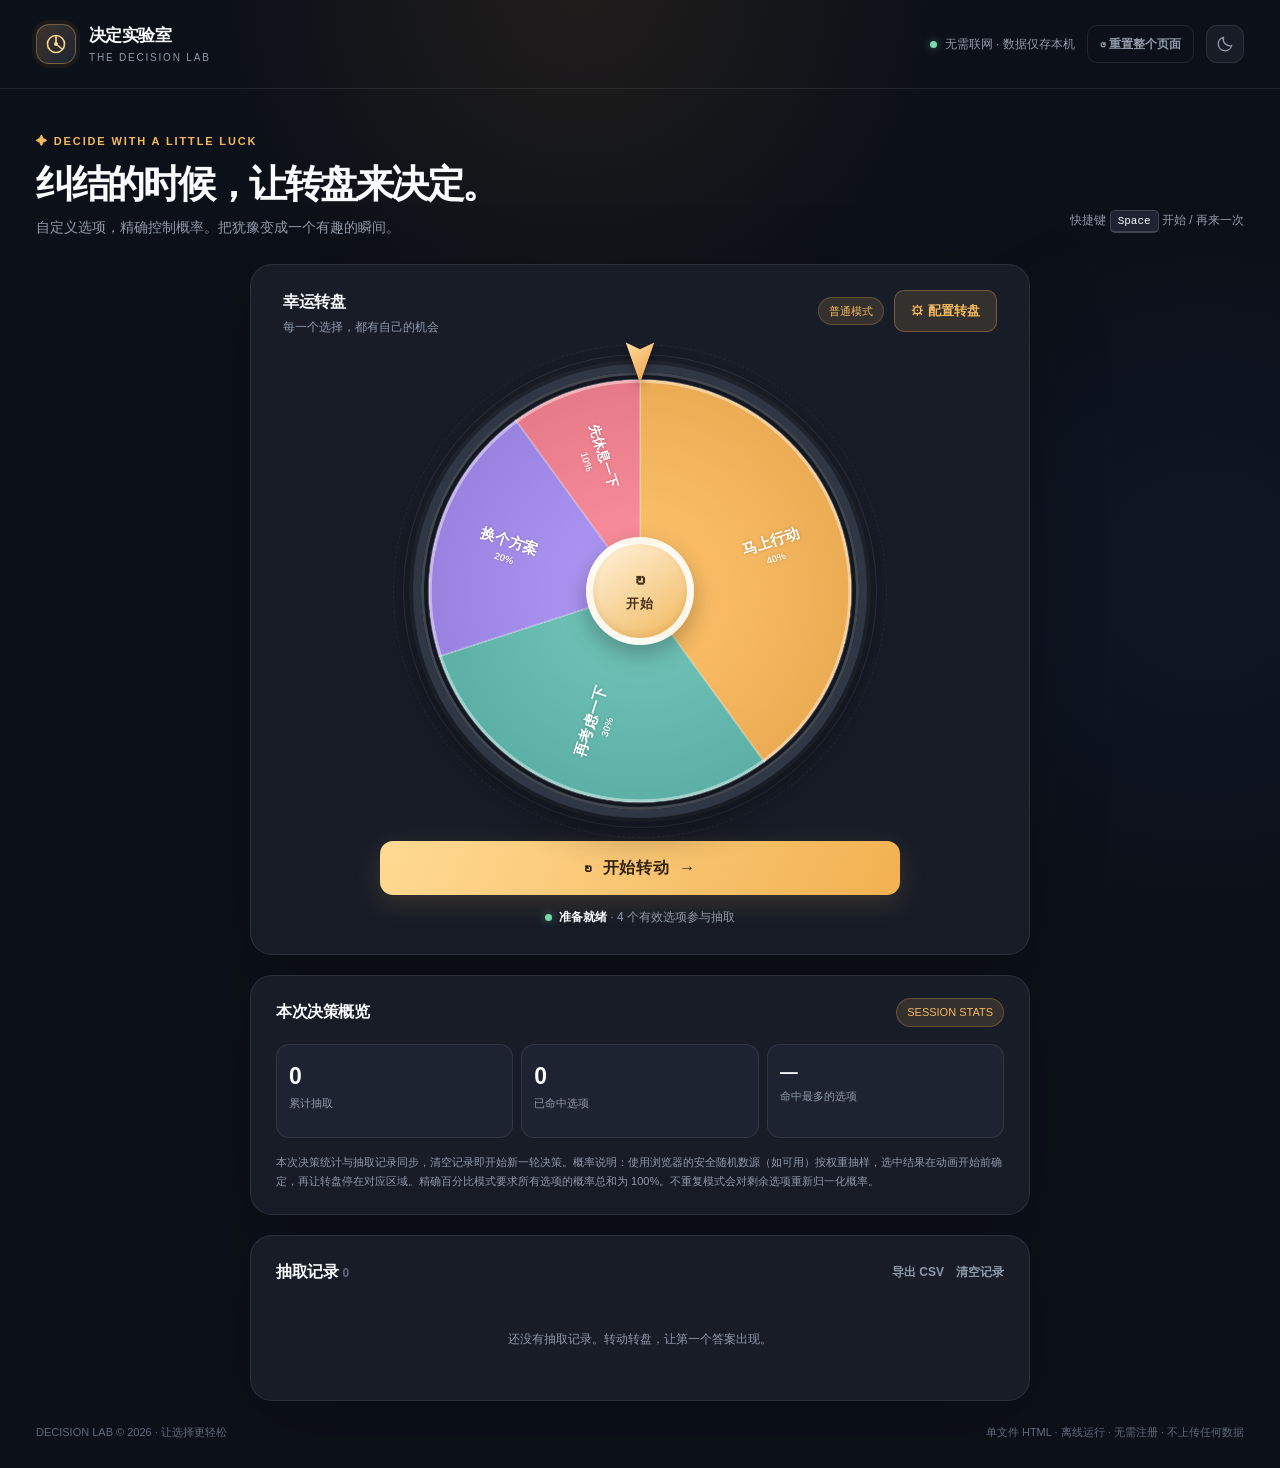
<file: index.html>
<!doctype html>
<html lang="zh-CN">
<head>
  <meta charset="UTF-8" />
  <meta name="viewport" content="width=device-width, initial-scale=1.0" />
  <meta name="theme-color" content="#10131c" />
  <meta name="description" content="一个无需安装、离线可用的随机决策转盘。支持自定义选项、精确概率、不重复抽取、历史记录和配置导入导出。" />
  <title>决定实验室 · Random Decision Wheel</title>
  <style>
    :root {
      color-scheme: dark;
      --bg: #0c1018;
      --panel: #171c27;
      --panel-2: #1d2330;
      --border: rgba(255,255,255,.09);
      --border-strong: rgba(255,255,255,.15);
      --ink: #f8fafc;
      --muted: #8f9aaa;
      --subtle: #5e6a7c;
      --accent: #f4b95e;
      --accent-ink: #23180a;
      --accent-soft: rgba(244,185,94,.13);
      --field: #121722;
      --danger: #f38386;
      --success: #90dfb8;
      --shadow: 0 18px 80px rgba(0,0,0,.20);
    }
    body[data-theme="light"] {
      color-scheme: light;
      --bg: #f4f5f7;
      --panel: #ffffff;
      --panel-2: #f7f8fb;
      --border: rgba(22,32,48,.10);
      --border-strong: rgba(22,32,48,.20);
      --ink: #192331;
      --muted: #647184;
      --subtle: #919cab;
      --accent: #e6a140;
      --accent-ink: #241a0c;
      --accent-soft: rgba(224,152,49,.13);
      --field: #f2f4f7;
      --danger: #c5444e;
      --success: #23855d;
      --shadow: 0 22px 65px rgba(37,48,69,.07);
    }
    * { box-sizing: border-box; }
    html { scroll-behavior: smooth; }
    body { margin: 0; min-height: 100vh; font-family: Inter, -apple-system, BlinkMacSystemFont, "Segoe UI", "PingFang SC", "Microsoft YaHei", sans-serif; background: var(--bg); color: var(--ink); line-height: 1.5; transition: color .2s, background .2s; }
    button, input, select { font: inherit; }
    button { cursor: pointer; }
    button:disabled { cursor: not-allowed; opacity: .45; }
    button:focus-visible, input:focus-visible, select:focus-visible { outline: 2px solid var(--accent); outline-offset: 3px; }
    .backdrop { position: fixed; inset: 0; z-index: -1; pointer-events: none; overflow: hidden; }
    .backdrop:before { content: ""; position: absolute; top: -440px; left: 12%; width: 850px; height: 850px; border-radius: 50%; background: radial-gradient(circle, rgba(242,172,72,.085), transparent 65%); }
    .backdrop:after { content: ""; position: absolute; top: 150px; right: -350px; width: 850px; height: 850px; border-radius: 50%; background: radial-gradient(circle, rgba(64,125,212,.07), transparent 65%); }
    .container { width: min(1320px, calc(100% - 72px)); margin-inline: auto; }
    .header { border-bottom: 1px solid var(--border); }
    .header-content { min-height: 88px; display: flex; align-items: center; justify-content: space-between; gap: 18px; }
    .brand { display: flex; align-items: center; gap: 13px; }
    .brand-symbol { width: 40px; height: 40px; border: 1px solid rgba(244,185,94,.37); border-radius: 13px; background: linear-gradient(135deg, #3e342b, #1b2433); display: grid; place-items: center; color: #ffd58b; box-shadow: 0 0 0 4px rgba(244,185,94,.055); }
    .brand-name { font-size: 17px; font-weight: 800; letter-spacing: -.035em; }
    .brand-en { font-size: 10px; letter-spacing: .18em; color: var(--muted); margin-top: 2px; }
    .header-actions { display: flex; align-items: center; gap: 12px; }
    .offline-tag { display: inline-flex; align-items: center; gap: 8px; color: var(--muted); font-size: 12px; }
    .status-dot { width: 7px; height: 7px; border-radius: 50%; background: #7ad8ae; box-shadow: 0 0 9px rgba(122,216,174,.5); }
    .icon-btn { width: 38px; height: 38px; border-radius: 11px; background: var(--panel); color: var(--muted); border: 1px solid var(--border); display: grid; place-items: center; transition: .2s; }
    .icon-btn:hover { border-color: var(--border-strong); color: var(--ink); }
    .intro { display: flex; align-items: end; justify-content: space-between; gap: 26px; padding: 39px 0 26px; }
    .eyebrow { display: inline-flex; gap: 9px; align-items: center; font-weight: 800; font-size: 11px; letter-spacing: .17em; color: var(--accent); text-transform: uppercase; }
    h1, h2, p { margin: 0; }
    h1 { margin-top: 9px; font-size: clamp(27px, 3vw, 41px); letter-spacing: -.065em; font-weight: 850; line-height: 1.2; }
    .intro p { margin-top: 10px; color: var(--muted); font-size: 14px; }
    .shortcut { font-size: 12px; color: var(--muted); white-space: nowrap; margin-bottom: 5px; }
    kbd { display: inline-block; background: var(--panel-2); border: 1px solid var(--border-strong); border-bottom-width: 2px; border-radius: 5px; padding: 2px 7px; color: var(--ink); font-size: 11px; }
    .layout { display: flex; justify-content: center; align-items: stretch; }
    body.modal-open { overflow: hidden; }
    .wheel-quick-actions { display:flex; align-items:center; gap:10px; flex-wrap:wrap; justify-content:flex-end; }
    .config-trigger { padding:10px 16px; border-radius:10px; background:var(--accent-soft); color:var(--accent); border:1px solid rgba(244,185,94,.32); font-size:13px; font-weight:800; white-space:nowrap; transition:background .2s; }
    .config-trigger:hover:not(:disabled) { background:rgba(244,185,94,.23); }
    .reset-page-btn { background:transparent; color:var(--muted); border:1px solid var(--border); border-radius:10px; padding:9px 12px; font-size:12px; font-weight:700; white-space:nowrap; }
    .reset-page-btn:hover:not(:disabled) { color:var(--danger); border-color:var(--danger); }
    .settings-overlay { position:fixed; inset:0; z-index:105; display:none; align-items:center; justify-content:center; padding:24px; background:rgba(5,8,14,.77); backdrop-filter:blur(9px); }
    .settings-overlay.visible { display:flex; }
    .settings-panel { width:min(720px,100%); max-height:min(92dvh,940px); overflow-y:auto; overscroll-behavior:contain; padding:24px; display:flex; flex-direction:column; gap:20px; scrollbar-color:var(--border-strong) transparent; animation:pop .22s ease-out both; }
    .settings-header { position:sticky; top:-24px; z-index:5; background:var(--panel); margin:-24px -24px 0; padding:21px 24px 17px; border-bottom:1px solid var(--border); display:flex; align-items:center; justify-content:space-between; gap:14px; }
    .settings-footer { position:sticky; bottom:-24px; z-index:5; background:var(--panel); margin:0 -24px -24px; border-top:1px solid var(--border); padding:15px 24px 18px; display:flex; align-items:center; justify-content:space-between; gap:10px; }
    .footer-utility { display:flex; gap:8px; flex-wrap:wrap; }
    .danger-btn { background:transparent; color:var(--danger); border:1px solid rgba(243,131,134,.34); border-radius:10px; padding:10px 12px; font-size:12px; font-weight:750; }
    .danger-btn:hover:not(:disabled) { background:rgba(243,131,134,.1); }
    .settings-done { height:42px; padding:0 25px; font-size:13px; white-space:nowrap; }
    .settings-close { flex:0 0 auto; width:36px; height:36px; border:1px solid var(--border); color:var(--muted); background:var(--panel-2); border-radius:10px; font-size:23px; line-height:1; }
    .settings-close:hover { color:var(--ink); }
    .options-empty { padding:24px 16px; border:1px dashed var(--border-strong); border-radius:12px; text-align:center; color:var(--muted); font-size:12px; background:var(--panel-2); }
    .options-empty strong { color:var(--ink); display:block; font-size:14px; margin-bottom:5px; }
    .header-actions { flex-wrap:wrap; justify-content:flex-end; }
    .panel { background: var(--panel); border: 1px solid var(--border); border-radius: 22px; box-shadow: var(--shadow); min-width: 0; }
    .wheel-panel { width:min(780px,100%); padding:25px 32px 28px; display:flex; flex-direction:column; overflow:hidden; }
    .panel-heading { display: flex; align-items: start; justify-content: space-between; gap: 16px; }
    .section-title { font-size: 16px; font-weight: 800; letter-spacing: -.025em; }
    .section-subtitle { color: var(--muted); font-size: 12px; margin-top: 4px; }
    .tiny-tag { font-size: 11px; color: var(--accent); border: 1px solid rgba(244,185,94,.24); background: var(--accent-soft); padding: 5px 10px; border-radius: 999px; white-space: nowrap; }
    .wheel-stage { flex: 1; min-height: 490px; display: flex; align-items: center; justify-content: center; padding: 28px 0 15px; position: relative; }
    .wheel-stage::before { content:""; width: min(460px, 94%); aspect-ratio: 1; border-radius: 50%; position: absolute; background: radial-gradient(circle, rgba(244,185,94,.11), rgba(244,185,94,.025) 50%, transparent 73%); filter: blur(24px); }
    .wheel-frame { position: relative; width: min(454px, 95%); aspect-ratio: 1; flex: 0 0 auto; }
    .wheel-frame:before { content:""; position:absolute; inset:-10px; border-radius:50%; border:1px solid var(--border); pointer-events:none; }
    .wheel-frame:after { content:""; position:absolute; inset: -20px; border-radius:50%; border:1px dashed rgba(155,169,192,.095); pointer-events:none; }
    .wheel-rotor { width:100%; height:100%; border-radius:50%; overflow:hidden; transform:rotate(0deg); will-change: transform; border: 8px solid #303744; box-shadow: inset 0 0 0 3px rgba(255,255,255,.2), 0 18px 35px rgba(0,0,0,.29), 0 0 0 4px rgba(255,255,255,.045); background: var(--field); }
    body[data-theme="light"] .wheel-rotor { border-color: #dce0e6; }
    #wheelCanvas { display:block; width:100%; height:100%; }
    .pointer { position:absolute; top:-25px; left:50%; z-index:4; transform:translateX(-50%); width:38px; height:54px; display:flex; align-items:flex-start; justify-content:center; filter:drop-shadow(0 5px 5px rgba(0,0,0,.35)); pointer-events:none; }
    .pointer:before { content:""; width:31px; height:44px; background:linear-gradient(140deg, #ffe0a2, #ec9e43); clip-path:polygon(50% 100%, 4% 8%, 50% 23%, 96% 8%); }
    .wheel-center { position:absolute; z-index:3; top:50%; left:50%; transform:translate(-50%,-50%); width:108px; height:108px; border-radius:50%; border:7px solid rgba(255,255,255,.84); background:linear-gradient(145deg,#fff3dc,#f1b95f); box-shadow: 0 9px 25px rgba(0,0,0,.28), inset 0 -4px 7px rgba(171,98,24,.16); color:#46301b; display:flex; flex-direction:column; align-items:center; justify-content:center; transition:filter .2s, scale .2s; }
    .wheel-center:hover { filter: brightness(1.05); scale:1.025; }
    .wheel-center .center-arrow { font-size:21px; font-weight:800; line-height:1; }
    .wheel-center .center-caption { font-size:13px; font-weight:900; margin-top:5px; letter-spacing:.04em; }
    .wheel-center:disabled { opacity:1; filter:saturate(.5); }
    .wheel-footer { padding-top: 8px; width:min(520px,100%); align-self:center; }
    .primary-btn { border:0; border-radius:13px; height:54px; padding:0 22px; background:linear-gradient(115deg,#ffda93,#f2b151); color:#322214; font-weight:850; letter-spacing:.035em; box-shadow:0 8px 26px rgba(242,177,81,.17); transition: transform .15s, filter .15s; }
    .primary-btn:hover:not(:disabled) { filter:brightness(1.055); transform:translateY(-1px); }
    .primary-btn:active:not(:disabled) { transform:translateY(1px); }
    .spin-button { display:flex; gap:10px; width:100%; justify-content:center; align-items:center; font-size:16px; }
    .wheel-caption { display:flex; justify-content:center; gap:7px; align-items:center; margin-top:13px; color:var(--muted); font-size:12px; text-align:center; }
    .wheel-caption strong { color:var(--ink); font-weight:650; }
    body.is-spinning .reset-page-btn, body.is-spinning .config-trigger { opacity:.5; pointer-events:none; }
    .text-btn { border:0; color:var(--muted); background:transparent; font-size:12px; font-weight:600; padding:5px 0; }
    .text-btn:hover { color:var(--accent); }
    .divider { border:0; border-top:1px solid var(--border); margin:0; }
    .subsection-title { font-size:12px; font-weight:800; color:var(--muted); letter-spacing:.07em; display:flex; align-items:center; justify-content:space-between; }
    .segmented { display:grid; grid-template-columns:1fr 1fr; background:var(--field); border:1px solid var(--border); border-radius:11px; padding:4px; gap:4px; }
    .segmented button { font-size:12px; font-weight:700; border:0; border-radius:8px; padding:9px 7px; color:var(--muted); background:transparent; transition:.2s; }
    .segmented button.active { background:var(--panel-2); color:var(--ink); box-shadow:0 1px 6px rgba(0,0,0,.16); }
    body[data-theme="light"] .segmented button.active { background:#fff; }
    .help { color:var(--muted); font-size:11px; line-height:1.6; margin-top:8px; }
    .option-head { display:grid; grid-template-columns: minmax(0,1fr) 88px 66px; padding:0 13px 5px 34px; color:var(--subtle); font-size:10px; font-weight:800; letter-spacing:.055em; gap:7px; }
    .option-head > :nth-child(2), .option-head > :nth-child(3) { text-align:center; }
    .options-list { display:flex; flex-direction:column; gap:8px; max-height:362px; overflow-y:auto; padding: 1px 3px 1px 0; scrollbar-color:var(--border-strong) transparent; }
    .option-row { display:flex; flex-direction:column; gap:8px; padding: 9px 10px; background:var(--panel-2); border:1px solid var(--border); border-radius:12px; transition:opacity .15s; }
    .option-row.excluded { opacity:.56; }
    .option-main { display:grid; grid-template-columns: 17px minmax(0,1fr) 88px 66px; align-items:center; gap:7px; }
    .color-input { width:18px; height:26px; padding:0; background:transparent; border:0; cursor:pointer; }
    .color-input::-webkit-color-swatch-wrapper { padding:0; }
    .color-input::-webkit-color-swatch { border:2px solid rgba(255,255,255,.22); border-radius:6px; }
    .name-input, .weight-input { min-width:0; width:100%; border:1px solid transparent; color:var(--ink); outline:0; background:transparent; padding:6px 4px; border-radius:6px; font-size:12px; }
    .name-input:focus, .weight-input:focus { border-color:rgba(244,185,94,.55); background:var(--field); }
    .weight-input { text-align:center; background:var(--field); border-color:var(--border); font-variant-numeric:tabular-nums; }
    .probability { text-align:right; white-space:nowrap; font-size:11px; font-weight:800; font-variant-numeric:tabular-nums; }
    .option-bottom { display:flex; align-items:center; gap:9px; padding-left:24px; min-height:14px; }
    .prob-track { height:4px; border-radius:10px; background:var(--field); overflow:hidden; flex:1; }
    .prob-fill { display:block; height:100%; width:0; border-radius:10px; transition:width .18s; }
    .row-status { color:var(--muted); font-size:10px; white-space:nowrap; }
    .row-action { border:0; background:transparent; color:var(--muted); font-weight:800; font-size:13px; width:15px; height:17px; padding:0; line-height:1; }
    .row-action:hover:not(:disabled) { color:var(--ink); }
    .row-action.remove:hover { color:var(--danger); }
    .row-action:disabled { opacity:.3; }
    .option-action { display:flex; align-items:center; gap:4px; }
    .options-summary { display:flex; align-items:center; justify-content:space-between; gap:10px; font-size:11px; color:var(--muted); margin-top:10px; }
    .options-summary strong { color:var(--ink); }
    .invalid-note { color:var(--danger); font-size:11px; padding:8px 10px; background:rgba(243,131,134,.08); border:1px solid rgba(243,131,134,.22); border-radius:9px; margin-top:9px; display:none; }
    .invalid-note.show { display:block; }
    .small-actions { display:grid; grid-template-columns: 1.2fr 1fr 1fr; gap:7px; margin-top:12px; }
    .secondary-btn { display:inline-flex; gap:6px; justify-content:center; align-items:center; background:var(--panel-2); border:1px solid var(--border); border-radius:10px; color:var(--ink); padding:10px 9px; font-weight:700; font-size:11px; white-space:nowrap; }
    .secondary-btn:hover:not(:disabled) { border-color:var(--border-strong); background:var(--accent-soft); }
    .secondary-btn.highlight { border-color:rgba(244,185,94,.3); color:var(--accent); }
    .settings-grid { display:grid; grid-template-columns:1fr 1fr; gap:11px; }
    .setting-label { display:flex; gap:9px; align-items:center; cursor:pointer; color:var(--ink); font-size:12px; font-weight:650; }
    .setting-label input { appearance:none; width:31px; height:18px; border-radius:99px; background:#454e60; flex:0 0 auto; position:relative; cursor:pointer; transition:background .2s; }
    .setting-label input:before { content:""; position:absolute; width:12px; height:12px; border-radius:50%; top:3px; left:3px; background:#fff; transition:transform .2s; }
    .setting-label input:checked { background:var(--accent); }
    .setting-label input:checked:before { transform:translateX(13px); background:#342315; }
    .setting-label input:disabled { opacity:.4; }
    .speed-box { display:flex; align-items:center; justify-content:space-between; gap:12px; padding:11px 12px; background:var(--panel-2); border:1px solid var(--border); border-radius:12px; }
    .speed-box span { color:var(--muted); font-size:12px; font-weight:700; }
    .speed-box select { appearance:none; border:0; background:var(--field); border-radius:8px; padding:6px 20px 6px 10px; color:var(--ink); font-size:11px; font-weight:700; cursor:pointer; }
    .data-actions { display:grid; grid-template-columns: 1fr 1fr; gap:8px; }
    .bottom { display:grid; grid-template-columns:minmax(0,1fr); gap:20px; margin:20px auto 0; max-width:780px; }
    .history-panel, .info-panel { padding:22px 25px; }
    .history-header { display:flex; justify-content:space-between; gap:16px; align-items:center; }
    .history-actions { display:flex; gap:12px; }
    .history-list { display:flex; flex-direction:column; gap:1px; margin-top:14px; max-height:258px; overflow-y:auto; }
    .history-entry { display:grid; grid-template-columns: 14px minmax(0,1fr) auto auto; align-items:center; gap:11px; border-bottom:1px solid var(--border); padding:10px 0; font-size:12px; }
    .history-entry:last-child { border-bottom:0; }
    .history-dot { width:9px; height:9px; border-radius:50%; }
    .history-name { font-weight:750; overflow:hidden; text-overflow:ellipsis; white-space:nowrap; }
    .history-chance, .history-time { color:var(--muted); font-size:11px; font-variant-numeric:tabular-nums; }
    .empty-history { padding:30px 8px; text-align:center; color:var(--muted); font-size:12px; }
    .info-top { display:flex; align-items:center; justify-content:space-between; }
    .stats { display:grid; grid-template-columns: 1fr 1fr 1fr; gap:8px; margin-top:17px; }
    .stat { padding:14px 12px; background:var(--panel-2); border:1px solid var(--border); border-radius:13px; }
    .stat-value { font-size:23px; font-weight:850; letter-spacing:-.05em; font-variant-numeric:tabular-nums; }
    .stat-label { color:var(--muted); font-size:11px; margin-top:2px; }
    .stat { min-width:0; }
    .most-hit-value { font-size:18px; overflow:hidden; white-space:nowrap; text-overflow:ellipsis; }
    .stat-detail { color:var(--accent); font-size:11px; font-weight:700; margin-top:3px; min-height:16px; }
    .info-tip { font-size:11px; line-height:1.75; color:var(--muted); margin-top:15px; }
    footer { padding:23px 0 28px; color:var(--subtle); font-size:11px; display:flex; justify-content:space-between; gap:12px; }
    .result-overlay { display:none; position:fixed; inset:0; z-index:100; background:rgba(5,8,14,.76); backdrop-filter:blur(10px); align-items:center; justify-content:center; padding:22px; }
    .result-overlay.visible { display:flex; }
    .result-card { width:min(410px, 100%); padding:42px 32px 28px; background:var(--panel); border:1px solid var(--border-strong); border-radius:24px; box-shadow:0 35px 100px rgba(0,0,0,.4); text-align:center; position:relative; animation:pop .35s cubic-bezier(.2,.8,.2,1) both; }
    @keyframes pop { from { opacity:0; transform:translateY(20px) scale(.96); } to { opacity:1; transform:translateY(0) scale(1); } }
    .result-emblem { width:68px; height:68px; display:grid; place-items:center; border-radius:20px; margin:0 auto 23px; color:#241a0c; background:linear-gradient(135deg,#ffdf9d,#efaa46); box-shadow:0 10px 28px rgba(239,170,70,.24); font-size:32px; }
    .result-eyebrow { font-size:11px; font-weight:850; letter-spacing:.16em; color:var(--accent); }
    .result-name { font-size:clamp(23px,5vw,31px); font-weight:850; margin:10px 0; letter-spacing:-.04em; overflow-wrap:anywhere; }
    .result-note { color:var(--muted); font-size:12px; margin-bottom:24px; }
    .result-actions { display:grid; grid-template-columns: 1fr 1fr; gap:9px; }
    .result-actions .primary-btn { height:45px; font-size:13px; }
    .result-actions .secondary-btn { font-size:13px; }
    .toast { position:fixed; left:50%; bottom:28px; z-index:120; transform:translate(-50%,15px); background:#303b4b; color:#fff; border:1px solid rgba(255,255,255,.17); padding:10px 18px; font-size:12px; font-weight:700; border-radius:11px; opacity:0; pointer-events:none; transition:.22s; max-width:calc(100% - 30px); text-align:center; box-shadow:0 12px 35px rgba(0,0,0,.25); }
    .toast.show { opacity:1; transform:translate(-50%,0); }
    #confetti { position:fixed; inset:0; width:100vw; height:100vh; z-index:110; pointer-events:none; }
    @media (max-width:1000px) { .bottom { grid-template-columns:1fr; } .wheel-stage { min-height:475px; } .bottom { margin-top:16px; } .option-row { padding:10px 12px; } .options-list { max-height:480px; } }
    @media (max-width:600px) { .settings-overlay { padding:0; align-items:flex-end; } .settings-panel { width:100%; max-height:94dvh; padding:20px 16px; border-radius:20px 20px 0 0!important; } .settings-header { top:-20px; margin:-20px -16px 0; padding:17px 17px 14px; } .settings-footer { bottom:-20px; margin:0 -16px -20px; padding:12px 16px max(16px,env(safe-area-inset-bottom)); } .settings-footer .secondary-btn, .danger-btn { font-size:11px; } .settings-done { padding:0 18px; } .wheel-quick-actions { gap:6px; } .config-trigger { font-size:12px; padding:8px 10px; } .reset-page-btn { font-size:11px; padding:8px; } .panel-heading { align-items:center; } .header-actions { gap:6px; } .container { width:calc(100% - 26px); } .header-content { min-height:68px; } .brand-symbol { width:36px; height:36px; } .brand-name { font-size:15px; } .brand-en { font-size:9px; } .offline-tag { display:none; } .intro { padding:28px 2px 21px; } .intro h1 { font-size:29px; } .intro p { font-size:12px; } .shortcut { display:none; } .wheel-panel, .settings-panel { padding:19px 15px; border-radius:18px; } .layout, .bottom { gap:13px; } .wheel-stage { min-height:unset; padding:55px 0 40px; } .wheel-frame { width:min(82vw,390px); } .wheel-center { width:87px; height:87px; border-width:5px; } .wheel-center .center-caption { font-size:12px; } .wheel-center .center-arrow { font-size:18px; } .pointer { top:-23px; } .settings-grid { gap:11px 4px; } .option-head { grid-template-columns:minmax(0,1fr) 78px 58px; } .option-main { grid-template-columns:15px minmax(0,1fr) 78px 58px; gap:5px; } .probability { font-size:10px; } .option-row { padding:9px 8px; } .name-input,.weight-input { font-size:12px; } .small-actions { gap:5px; } .secondary-btn { padding:10px 7px; font-size:10px; } .history-panel,.info-panel { padding:20px 17px; } footer { flex-direction:column; text-align:center; gap:3px; } }
    @media (prefers-reduced-motion:reduce) { *,*:before,*:after { scroll-behavior:auto!important; animation-duration:.01ms!important; animation-iteration-count:1!important; } }
  </style>
</head>
<body data-theme="dark">
  <div class="backdrop" aria-hidden="true"></div>
  <header class="header">
    <div class="container header-content">
      <div class="brand">
        <div class="brand-symbol" aria-hidden="true"><svg width="24" height="24" viewBox="0 0 24 24" fill="none" stroke="currentColor" stroke-width="1.6"><circle cx="12" cy="12" r="8.5"/><path d="M12 3.5V12L18 17"/><circle cx="12" cy="12" r="2" fill="currentColor" stroke="none"/></svg></div>
        <div><div class="brand-name">决定实验室</div><div class="brand-en">THE DECISION LAB</div></div>
      </div>
      <div class="header-actions">
        <div class="offline-tag"><span class="status-dot"></span> 无需联网 · 数据仅存本机</div>
        <button class="reset-page-btn" id="resetAllBtn" type="button" title="清除所有选项、规则、记录及设置，恢复到初始状态">↺ 重置整个页面</button>
        <button class="icon-btn" id="themeBtn" aria-label="切换深色/浅色主题" title="切换主题"><svg width="18" height="18" viewBox="0 0 24 24" fill="none" stroke="currentColor" stroke-width="1.8" stroke-linecap="round"><path d="M20.8 14.1A9 9 0 0 1 9.9 3.2 9 9 0 1 0 20.8 14.1Z"/></svg></button>
      </div>
    </div>
  </header>
  <main class="container">
    <section class="intro">
      <div><div class="eyebrow">✦ DECIDE WITH A LITTLE LUCK</div><h1>纠结的时候，让转盘来决定。</h1><p>自定义选项，精确控制概率。把犹豫变成一个有趣的瞬间。</p></div>
      <div class="shortcut">快捷键 <kbd>Space</kbd> 开始 / 再来一次</div>
    </section>
    <div class="layout">
      <section class="panel wheel-panel" aria-label="随机转盘">
        <div class="panel-heading"><div><h2 class="section-title">幸运转盘</h2><p class="section-subtitle" id="wheelModeLabel">每一个选择，都有自己的机会</p></div><div class="wheel-quick-actions"><span class="tiny-tag" id="poolTag">普通模式</span><button class="config-trigger" id="openSettingsBtn" type="button" aria-haspopup="dialog" aria-controls="settingsPanel">⚙ 配置转盘</button></div></div>
        <div class="wheel-stage">
          <div class="wheel-frame">
            <div class="pointer" aria-hidden="true"></div>
            <div class="wheel-rotor" id="wheelRotor"><canvas id="wheelCanvas" width="800" height="800" role="img" aria-label="按当前配置绘制的概率转盘">当前浏览器不支持 Canvas。</canvas></div>
            <button class="wheel-center" id="centerSpin" aria-label="开始随机抽取"><span class="center-arrow">↻</span><span class="center-caption">开始</span></button>
          </div>
        </div>
        <div class="wheel-footer">
          <button class="primary-btn spin-button" id="spinBtn"><span aria-hidden="true">↻</span><span id="spinBtnLabel">开始转动</span><span aria-hidden="true">→</span></button>
          <div class="wheel-caption"><span id="readyDot" class="status-dot"></span><span id="wheelHint"><strong>准备就绪</strong> · 点击开始，随机决定</span></div>
        </div>
      </section>
    </div>
    <div class="settings-overlay" id="settingsOverlay" aria-hidden="true">
      <section class="panel settings-panel" id="settingsPanel" role="dialog" aria-modal="true" aria-labelledby="settingsTitle" tabindex="-1">
        <div class="settings-header"><div><h2 class="section-title" id="settingsTitle">转盘配置</h2><p class="section-subtitle">修改实时保存，关闭后回到转盘</p></div><button class="settings-close" id="closeSettingsBtn" type="button" aria-label="关闭配置弹窗">×</button></div>
        <div>
          <div class="subsection-title" style="margin-bottom:10px">概率设置方式</div>
          <div class="segmented" id="probModeControl"><button data-prob-mode="weight" class="active" type="button">权重自动换算</button><button data-prob-mode="exact" type="button">精确百分比</button></div>
          <p class="help" id="probModeHelp">输入相对权重，自动换算真实中奖概率。例如 3 / 2 / 1 对应 50% / 33.33% / 16.67%。</p>
        </div>
        <div>
          <div class="subsection-title" style="margin-bottom:10px"><span>选项列表 <span id="optionCounter" style="color:var(--subtle)">4 / 18</span></span><span id="modeIndicator">动态命中率</span></div>
          <div class="option-head"><span>选项名称</span><span id="weightHead">权重</span><span>当前概率</span></div>
          <div class="options-list" id="optionsList"></div>
          <div class="options-summary"><span id="sumDisplay">权重合计 <strong>100</strong></span><span id="activeDisplay">当前可选 <strong>4</strong> 项</span></div>
          <div class="invalid-note" id="invalidNote" role="alert"></div>
          <div class="small-actions"><button class="secondary-btn highlight" id="addBtn" type="button">＋ 添加选项</button><button class="secondary-btn" id="equalBtn" type="button">＝ 平均分配</button><button class="secondary-btn" id="shuffleBtn" type="button">⤨ 随机排序</button></div>
        </div>
        <hr class="divider"/>
        <div>
          <div class="subsection-title" style="margin-bottom:11px">抽取规则</div>
          <div class="segmented" id="drawModeControl"><button data-draw-mode="normal" class="active" type="button">允许重复</button><button data-draw-mode="pool" type="button">不重复抽取</button></div>
          <p class="help" id="drawModeHelp">每次独立抽取，选项可以反复出现。</p>
          <div class="settings-grid" style="margin-top:14px">
            <label class="setting-label"><input type="checkbox" id="avoidLast" /><span>避免连续重复</span></label>
            <label class="setting-label"><input type="checkbox" id="autoReset" checked /><span>抽完自动重置</span></label>
            <label class="setting-label"><input type="checkbox" id="soundToggle" /><span>结果提示音</span></label>
          </div>
          <div style="display:flex; justify-content:flex-end; margin-top:10px"><button class="text-btn" id="resetPoolBtn">重置不重复抽取池 ↺</button></div>
        </div>
        <div class="speed-box"><span>转动时长</span><select id="durationSelect" aria-label="转动时长"><option value="3">快速 · 3 秒</option><option value="5" selected>标准 · 5 秒</option><option value="8">仪式感 · 8 秒</option></select></div>
        <hr class="divider"/>
        <div><div class="subsection-title" style="margin-bottom:10px">配置备份</div><div class="data-actions"><button class="secondary-btn" id="exportBtn" type="button">↓ 导出配置 JSON</button><button class="secondary-btn" id="importBtn" type="button">↑ 导入配置 JSON</button></div><p class="help">修改会自动保存在当前浏览器。导出的 JSON 可在其他设备导入。</p></div>
        <div class="settings-footer">
          <div class="footer-utility"><button class="danger-btn" id="clearOptionsBtn" type="button" title="仅清除转盘选项，保留抽取记录与其他设置">清空全部选项</button><button class="secondary-btn" id="resetBtn" type="button" title="恢复为初始演示选项，保留抽取记录">恢复示例</button></div>
          <button class="primary-btn settings-done" id="doneSettingsBtn" type="button">完成配置</button>
        </div>
      </section>
    </div>
    <div class="bottom">
      <section class="panel info-panel"><div class="info-top"><h2 class="section-title">本次决策概览</h2><span class="tiny-tag">SESSION STATS</span></div><div class="stats"><div class="stat"><div class="stat-value" id="totalSpins">0</div><div class="stat-label">累计抽取</div></div><div class="stat"><div class="stat-value" id="hitOptionsCount">0</div><div class="stat-label">已命中选项</div></div><div class="stat"><div class="stat-value most-hit-value" id="mostHitOption" title="暂无抽取记录">—</div><div class="stat-label">命中最多的选项</div><div class="stat-detail" id="mostHitCount"></div></div></div><div class="info-tip">本次决策统计与抽取记录同步，清空记录即开始新一轮决策。概率说明：使用浏览器的安全随机数源（如可用）按权重抽样，选中结果在动画开始前确定，再让转盘停在对应区域。精确百分比模式要求所有选项的概率总和为 100%。不重复模式会对剩余选项重新归一化概率。</div></section>
      <section class="panel history-panel"><div class="history-header"><h2 class="section-title">抽取记录 <span id="historyCount" style="color:var(--subtle);font-size:12px">0</span></h2><div class="history-actions"><button class="text-btn" id="exportHistoryBtn">导出 CSV</button><button class="text-btn" id="clearHistoryBtn">清空记录</button></div></div><div class="history-list" id="historyList"></div></section>
    </div>
    <footer><span>DECISION LAB © <span id="year"></span> · 让选择更轻松</span><span>单文件 HTML · 离线运行 · 无需注册 · 不上传任何数据</span></footer>
  </main>
  <div class="result-overlay" id="resultOverlay" role="dialog" aria-modal="true" aria-labelledby="resultName" aria-hidden="true"><div class="result-card"><div class="result-emblem" aria-hidden="true">✦</div><div class="result-eyebrow">THE WHEEL HAS DECIDED</div><div class="result-name" id="resultName">—</div><p class="result-note" id="resultNote">选中了这个答案</p><div class="result-actions"><button class="secondary-btn" id="resultClose">收下结果</button><button class="primary-btn" id="resultAgain">再转一次 ↻</button></div></div></div>
  <canvas id="confetti" aria-hidden="true"></canvas><div class="toast" id="toast" role="status" aria-live="polite"></div>
  <input type="file" id="importFile" accept=".json,application/json" hidden />
  <script>
    (() => {
      'use strict';
      const KEY = 'decision-lab-wheel-v1';
      const MAX_OPTIONS = 18;
      const PALETTE = ['#F3B45C','#65B8AD','#A28BE8','#EF8290','#5E9BE7','#E3C169','#75C7A2','#D18DCE','#E88B64','#7EB0D5','#B9CD79','#A8A8E8'];
      const $ = id => document.getElementById(id);
      const canvas = $('wheelCanvas'), ctx = canvas.getContext('2d');
      const rotor = $('wheelRotor');
      let spinning = false, rotation = 0, timer = null, toastTimer = null, audioContext = null, confettiAnimation = null;
      let pendingResult = null;
      const makeId = () => (typeof crypto !== 'undefined' && crypto.randomUUID) ? crypto.randomUUID() : String(Date.now()) + Math.random().toString(36).slice(2);
      const makeItem = (name, weight, color) => ({ id:makeId(), name, weight, color });
      function initialState() { return {
        items:[makeItem('马上行动',40,PALETTE[0]),makeItem('再考虑一下',30,PALETTE[1]),makeItem('换个方案',20,PALETTE[2]),makeItem('先休息一下',10,PALETTE[3])],
        probMode:'weight', drawMode:'normal', avoidLast:false, autoReset:true, sound:false, duration:5, theme:'dark', excluded:[], history:[], totalSpins:0
      }; }
      function validColor(s) { return typeof s === 'string' && /^#[0-9a-fA-F]{6}$/.test(s); }
      function safeNumber(n) { const v=Number(n); return Number.isFinite(v) ? Math.max(0, Math.min(10000,v)) : 0; }
      function loadState() {
        const defaults=initialState();
        try {
          const raw=localStorage.getItem(KEY); if(!raw) return defaults;
          const data=JSON.parse(raw); if(!data || !Array.isArray(data.items)) return defaults;
          const used=new Set();
          const items=data.items.slice(0,MAX_OPTIONS).map((o,i)=>{
            let id=typeof o.id==='string'&&o.id.length<100 ? o.id : makeId();
            if(used.has(id)) id=makeId(); used.add(id);
            return {id, name:String(o.name??'').slice(0,55), weight:safeNumber(o.weight), color:validColor(o.color)?o.color:PALETTE[i%PALETTE.length]};
          });
          const history=Array.isArray(data.history)?data.history.slice(0,200).filter(h=>h && typeof h.name==='string').map(h=>({id:String(h.id||makeId()),optionId:String(h.optionId||''),name:h.name.slice(0,55),color:validColor(h.color)?h.color:PALETTE[0],chance:safeNumber(h.chance),time:Number(h.time)||Date.now()})):[];
          return {...defaults, items, history, totalSpins:Math.max(history.length,Math.floor(safeNumber(data.totalSpins??history.length))), probMode:data.probMode==='exact'?'exact':'weight',drawMode:data.drawMode==='pool'?'pool':'normal', avoidLast:!!data.avoidLast,autoReset:data.autoReset!==false, sound:!!data.sound,duration:[3,5,8].includes(Number(data.duration))?Number(data.duration):5,theme:data.theme==='light'?'light':'dark',excluded:Array.isArray(data.excluded)?data.excluded.filter(id=>used.has(id)):[]};
        } catch(e) { return defaults; }
      }
      let state=loadState();
      function persist() { try { localStorage.setItem(KEY,JSON.stringify(state)); } catch(e) { /* 浏览器隐私模式可能禁止存储 */ } }
      function totalWeight() { return state.items.reduce((s,item)=>s+item.weight,0); }
      function exactValid() { return state.probMode!=='exact' || Math.abs(totalWeight()-100)<.000001; }
      function getEligible() {
        const candidates=state.items.filter(o=>o.weight>0 && (state.drawMode!=='pool' || !state.excluded.includes(o.id)));
        if(state.drawMode==='normal' && state.avoidLast && candidates.length>1 && state.history.length) {
          const last=state.history[0].optionId;
          const filtered=candidates.filter(o=>o.id!==last);
          if(filtered.length) return filtered;
        }
        return candidates;
      }
      function getDistribution() {
        if(!exactValid()) return [];
        const items=getEligible(), total=items.reduce((s,o)=>s+o.weight,0);
        if(total<=0) return [];
        let cumulative=0;
        return items.map(o=>{const start=cumulative, share=o.weight/total, degrees=share*360; cumulative+=degrees; return {...o, chance:share*100,start,end:cumulative,center:start+degrees/2};});
      }
      function random01() {
        if(typeof crypto!=='undefined' && crypto.getRandomValues) {
          const n=new Uint32Array(1); crypto.getRandomValues(n); return n[0]/4294967296;
        }
        return Math.random();
      }
      function toast(message) {const el=$('toast');el.textContent=message;el.classList.add('show');clearTimeout(toastTimer);toastTimer=setTimeout(()=>el.classList.remove('show'),2700);}
      function percent(p) { if(p<=0) return '0%'; if(p<1) return `${p.toFixed(2)}%`; return `${p.toFixed(p%1<.005?0:2)}%`; }
      function compactPercent(p) {return p===0?'0%':p>=10?`${Number(p.toFixed(1))}%`:`${Number(p.toFixed(2))}%`;}
      function formatWeight(w) { return Number(Number(w).toFixed(4)).toString(); }
      function escapeHtml(s) {return String(s).replace(/[&<>"']/g,c=>({'&':'&amp;','<':'&lt;','>':'&gt;','"':'&quot;',"'":'&#39;'}[c]));}
      function setGroupActive(id, attr, value) {$(id).querySelectorAll('button').forEach(b=>{const active=b.dataset[attr]===value; b.classList.toggle('active',active); b.setAttribute('aria-pressed',String(active));});}
      function renderOptions() {
        const list=$('optionsList');list.innerHTML='';
        if(!state.items.length) list.innerHTML='<div class="options-empty"><strong>目前没有选项</strong>点击下方「添加选项」，从空白转盘开始创建。</div>';
        state.items.forEach((o,i)=>{
          const row=document.createElement('div'); row.className='option-row';row.dataset.id=o.id;
          row.innerHTML=`<div class="option-main"><input class="color-input" type="color" aria-label="第 ${i+1} 项颜色" title="修改颜色"><input class="name-input" type="text" maxlength="55" aria-label="第 ${i+1} 项名称" placeholder="输入选项名称"><input class="weight-input" type="number" min="0" max="10000" step="any" aria-label="第 ${i+1} 项概率"><span class="probability">0%</span></div><div class="option-bottom"><div class="prob-track"><span class="prob-fill"></span></div><span class="row-status"></span><div class="option-action"><button class="row-action" data-action="up" title="上移" aria-label="上移第 ${i+1} 项" ${i===0?'disabled':''}>↑</button><button class="row-action" data-action="down" title="下移" aria-label="下移第 ${i+1} 项" ${i===state.items.length-1?'disabled':''}>↓</button><button class="row-action remove" data-action="remove" title="删除" aria-label="删除第 ${i+1} 项">×</button></div></div>`;
          row.querySelector('.color-input').value=o.color;
          row.querySelector('.name-input').value=o.name;
          row.querySelector('.weight-input').value=formatWeight(o.weight);
          list.appendChild(row);
        });
        refresh();
      }
      function refresh() {
        document.body.classList.toggle('is-spinning',spinning);
        const dist=getDistribution();const probs=new Map(dist.map(d=>[d.id,d.chance]));
        state.items.forEach(o=>{
          const row=Array.from($('optionsList').children).find(el=>el.dataset.id===o.id);if(!row)return;
          const p=probs.get(o.id)||0;
          row.querySelector('.probability').textContent=percent(p);
          row.querySelector('.prob-fill').style.width=`${p}%`;
          row.querySelector('.prob-fill').style.background=o.color;
          const excluded=state.drawMode==='pool'&&state.excluded.includes(o.id);
          row.classList.toggle('excluded',excluded);
          row.querySelector('.row-status').textContent=excluded?'已抽取':o.weight===0?'未参与':'';
        });
        const n=state.items.length, sum=totalWeight();
        $('optionCounter').textContent=`${n} / ${MAX_OPTIONS}`;
        $('weightHead').textContent=state.probMode==='exact'?'概率 %':'权重';
        $('sumDisplay').innerHTML=`${state.probMode==='exact'?'概率合计':'权重合计'} <strong>${formatWeight(sum)}${state.probMode==='exact'?'%':''}</strong>`;
        $('activeDisplay').innerHTML=`当前可选 <strong>${dist.length}</strong> 项`;
        const invalid=$('invalidNote');const sumInvalid=state.probMode==='exact'&&!exactValid();
        invalid.classList.toggle('show',sumInvalid);
        invalid.textContent=sumInvalid?`精确百分比模式需要合计 100%，当前为 ${formatWeight(sum)}%。请调整后再抽取。`:'';
        renderDecisionOverview();
        $('poolTag').textContent=state.drawMode==='pool'?`不重复 · ${dist.length} 项`:'普通模式';
        $('openSettingsBtn').disabled=spinning; $('resetAllBtn').disabled=spinning;
        $('wheelModeLabel').textContent=state.drawMode==='pool'?'抽中过的选项本轮不再参与':'每一个选择，都有自己的机会';
        $('avoidLast').disabled=state.drawMode==='pool';
        $('autoReset').disabled=state.drawMode!=='pool';
        $('modeIndicator').textContent=state.drawMode==='pool'?'按剩余选项换算':'动态命中率';
        const ready=exactValid() && dist.length>0;
        $('spinBtn').disabled=spinning||(!ready && !(state.drawMode==='pool'&&state.autoReset&&state.items.some(o=>o.weight>0)&&exactValid()));
        $('centerSpin').disabled=$('spinBtn').disabled;
        $('spinBtnLabel').textContent=spinning?'正在选择…':'开始转动';
        $('centerSpin').querySelector('.center-caption').textContent=spinning?'转动中':'开始';
        $('wheelHint').innerHTML=spinning?'<strong>转盘正在转动</strong> · 即将揭晓':!state.items.length?'<strong>暂无选项</strong> · 点击「配置转盘」添加':!exactValid()?'<strong>概率设置有误</strong> · 请将总和调整为 100%':dist.length?`<strong>准备就绪</strong> · ${dist.length} 个有效选项参与抽取`:'<strong>暂无可抽取选项</strong> · 请添加或重置选项';
        $('readyDot').style.background=ready?'#7ad8ae':'#ef9d72';
        drawWheel(dist);
      }
      function drawWheel(dist) {
        const w=canvas.width, cx=w/2,cy=w/2,r=386;
        ctx.clearRect(0,0,w,w);
        if(!dist.length) {
          ctx.beginPath();ctx.arc(cx,cy,r,0,Math.PI*2);ctx.fillStyle='#2a313d';ctx.fill();
          ctx.strokeStyle='rgba(255,255,255,.12)';ctx.lineWidth=4;ctx.stroke();
          ctx.font='700 24px sans-serif';ctx.textAlign='center';ctx.fillStyle='#8490a0';ctx.fillText(state.items.length?'等待配置':'点击配置转盘添加选项',cx,cy-100);return;
        }
        for(const d of dist) {
          const a=-Math.PI/2+d.start*Math.PI/180, b=-Math.PI/2+d.end*Math.PI/180;
          ctx.beginPath();ctx.moveTo(cx,cy);ctx.arc(cx,cy,r,a,b);ctx.closePath();
          const gradient=ctx.createRadialGradient(cx,cy,r*.12,cx,cy,r);
          gradient.addColorStop(0,adjustColor(d.color,14));gradient.addColorStop(1,adjustColor(d.color,-8));
          ctx.fillStyle=gradient;ctx.fill();
          ctx.strokeStyle='rgba(255,255,255,.27)';ctx.lineWidth=3;ctx.stroke();
          if(d.end-d.start>8) {
            const theta=-Math.PI/2+d.center*Math.PI/180;
            ctx.save();ctx.translate(cx+Math.cos(theta)*r*.66,cy+Math.sin(theta)*r*.66);
            ctx.rotate(theta+(Math.cos(theta)<0?Math.PI:0));
            ctx.textAlign='center';ctx.textBaseline='middle';ctx.shadowColor='rgba(25,20,15,.25)';ctx.shadowBlur=6;
            const spread=d.end-d.start;
            const fontSize=spread<15?16:spread<25?20:spread<45?24:27;
            ctx.fillStyle='#fff';ctx.font=`800 ${fontSize}px "PingFang SC","Microsoft YaHei",sans-serif`;
            let text=d.name.trim()||'未命名选项';
            if(text.length>12)text=text.slice(0,11)+'…';
            ctx.fillText(text,0,spread>22?-11:0,r*.56);
            if(spread>22) {ctx.font='700 18px sans-serif';ctx.fillStyle='rgba(255,255,255,.84)';ctx.fillText(compactPercent(d.chance),0,21,r*.5);}
            ctx.restore();
          }
        }
        ctx.beginPath();ctx.arc(cx,cy,r-3,0,Math.PI*2);ctx.strokeStyle='rgba(255,255,255,.42)';ctx.lineWidth=5;ctx.stroke();
        ctx.beginPath();ctx.arc(cx,cy,80,0,Math.PI*2);ctx.fillStyle='rgba(20,25,34,.12)';ctx.fill();
      }
      function adjustColor(hex,amount) {let s=hex.replace('#','');const c=[0,2,4].map(i=>Math.max(0,Math.min(255,parseInt(s.slice(i,i+2),16)+amount)));return '#'+c.map(v=>v.toString(16).padStart(2,'0')).join('');}
      function refreshAll() {
        document.body.dataset.theme=state.theme;
        setGroupActive('probModeControl','probMode',state.probMode);
        setGroupActive('drawModeControl','drawMode',state.drawMode);
        $('probModeHelp').textContent=state.probMode==='exact'?'输入各选项的精确概率（%），所有选项之和必须恰好为 100%，否则无法抽取。':'输入相对权重，自动换算真实中奖概率。例如 3 / 2 / 1 对应 50% / 33.33% / 16.67%。';
        $('drawModeHelp').textContent=state.drawMode==='pool'?'已抽中的选项会暂时移出抽取池，剩余选项的概率按比例重新计算。':'每次独立抽取，选项可以反复出现。';
        $('avoidLast').checked=state.avoidLast;
        $('autoReset').checked=state.autoReset;
        $('soundToggle').checked=state.sound;
        $('durationSelect').value=String(state.duration);
        renderOptions();renderHistory();persist();
      }
      // 决策概览仅基于本轮的抽取记录；转盘的实时配置与统计不再混用。
      function renderDecisionOverview() {
        $('totalSpins').textContent=state.totalSpins;
        $('hitOptionsCount').textContent=new Set(state.history.map(h=>h.optionId||h.name)).size;
        // 按选项 ID 汇总；旧记录若无 ID 则按名称汇总。并列时选择最早首次命中的选项。
        const hitCounts=new Map();
        for(const h of [...state.history].reverse()) {
          const key=h.optionId ? `id:${h.optionId}` : `name:${h.name}`;
          if(!hitCounts.has(key)) hitCounts.set(key,{name:h.name||'未命名选项',count:0});
          const entry=hitCounts.get(key);
          entry.count++;
          entry.name=h.name||'未命名选项';
        }
        let mostHit=null;
        for(const entry of hitCounts.values()) {
          if(!mostHit||entry.count>mostHit.count) mostHit=entry;
        }
        $('mostHitOption').textContent=mostHit?.name||'—';
        $('mostHitOption').title=mostHit?.name||'暂无抽取记录';
        $('mostHitCount').textContent=mostHit?`命中 ${mostHit.count} 次`:'';
        $('historyCount').textContent=state.history.length;
      }
      function renderHistory() {
        const list=$('historyList');list.innerHTML='';
        if(!state.history.length) {list.innerHTML='<div class="empty-history">还没有抽取记录。转动转盘，让第一个答案出现。</div>';return;}
        state.history.slice(0,12).forEach((h,i)=>{
          const el=document.createElement('div');el.className='history-entry';
          const time=new Date(h.time);
          const timeStr=Number.isNaN(time.valueOf())?'—':time.toLocaleString('zh-CN',{month:'2-digit',day:'2-digit',hour:'2-digit',minute:'2-digit'});
          el.innerHTML=`<span class="history-dot" style="background:${h.color}"></span><div class="history-name"></div><span class="history-chance">${percent(h.chance)}</span><span class="history-time">${escapeHtml(timeStr)}</span>`;
          el.querySelector('.history-name').textContent=h.name||'未命名选项';list.appendChild(el);
        });
      }
      function normalizeToExact() {
        const sum=totalWeight(), n=state.items.length; if(!n)return;
        const units=state.items.map(o=>sum>0?10000*o.weight/sum:10000/n);
        const cents=units.map(Math.floor);
        let remaining=10000-cents.reduce((a,b)=>a+b,0);
        const order=units.map((x,i)=>({i,remainder:x-Math.floor(x)})).sort((a,b)=>b.remainder-a.remainder);
        for(let i=0;i<remaining;i++)cents[order[i].i]++;
        state.items.forEach((o,i)=>o.weight=cents[i]/100);
      }
      function equalizeItems() {
        const n=state.items.length;if(!n)return;
        if(state.probMode==='exact') {
          state.items.forEach(o=>o.weight=1); normalizeToExact();
        } else state.items.forEach(o=>o.weight=1);
      }
      function changeProbMode(newMode) {
        if(spinning||state.probMode===newMode)return;
        if(newMode==='exact') normalizeToExact();
        state.probMode=newMode;state.excluded=[];refreshAll();toast(newMode==='exact'?'已切换精确百分比，可逐项调整':'已切换权重自动换算');
      }
      function addItem() {
        if(spinning)return;
        if(state.items.length>=MAX_OPTIONS) return toast(`最多支持 ${MAX_OPTIONS} 个选项`);
        const n=state.items.length+1;
        state.items.push(makeItem(`新选项 ${n}`,state.probMode==='exact'?0:10,PALETTE[(n-1)%PALETTE.length]));
        renderOptions();persist();
        const input=$('optionsList').lastElementChild.querySelector('.name-input');input.focus();input.select();
      }
      function weightedPick(dist) {const total=dist.reduce((s,d)=>s+d.weight,0);let x=random01()*total;for(const d of dist){x-=d.weight;if(x<0)return d;}return dist[dist.length-1];}
      function spin() {
        if(spinning)return;
        if(!exactValid())return toast('精确概率之和必须为 100%');
        let dist=getDistribution();
        if(!dist.length && state.drawMode==='pool' && state.autoReset && state.items.some(o=>o.weight>0)) {
          state.excluded=[];refresh();dist=getDistribution();toast('上一轮已全部抽完，已自动重置抽取池');
        }
        if(!dist.length) return toast('没有可抽取的选项，请调整概率或重置抽取池');
        const winner=weightedPick(dist);
        pendingResult={winner,chance:winner.chance};
        spinning=true;refresh();
        const current=((rotation%360)+360)%360;
        const end=((360-winner.center)%360+360)%360;
        const delta=(end-current+360)%360;
        const duration=window.matchMedia('(prefers-reduced-motion: reduce)').matches?.5:state.duration;
        rotation+=(6+Math.floor(duration/2))*360+delta;
        rotor.style.transition=`transform ${duration}s cubic-bezier(.11,.7,.09,1)`;
        requestAnimationFrame(()=>requestAnimationFrame(()=>{rotor.style.transform=`rotate(${rotation}deg)`;}));
        clearTimeout(timer);timer=setTimeout(finishSpin,duration*1000+100);
        persist();
      }
      function finishSpin() {
        if(!spinning||!pendingResult)return;
        spinning=false;clearTimeout(timer);
        const {winner,chance}=pendingResult;pendingResult=null;
        state.totalSpins++;
        state.history.unshift({id:makeId(),optionId:winner.id,name:winner.name,color:winner.color,chance,time:Date.now()});
        state.history=state.history.slice(0,200);
        if(state.drawMode==='pool'&&!state.excluded.includes(winner.id))state.excluded.push(winner.id);
        $('resultName').textContent=winner.name.trim()||'未命名选项';
        $('resultNote').textContent=`本次命中概率 ${percent(chance)} · 第 ${state.totalSpins} 次抽取`;
        $('resultOverlay').classList.add('visible');$('resultOverlay').setAttribute('aria-hidden','false');
        $('resultClose').focus();
        if(state.sound)playSound();
        if(!window.matchMedia('(prefers-reduced-motion: reduce)').matches) launchConfetti();
        renderHistory();persist();
        refreshStatsWithoutRedraw();
      }
      function refreshStatsWithoutRedraw() {
        renderDecisionOverview();
        $('spinBtn').disabled=false;$('centerSpin').disabled=false;
        $('spinBtnLabel').textContent='开始转动';$('centerSpin').querySelector('.center-caption').textContent='开始';
        $('wheelHint').innerHTML='<strong>抽取已完成</strong> · 查看本次结果';
      }
      function closeResult() {
        $('resultOverlay').classList.remove('visible');$('resultOverlay').setAttribute('aria-hidden','true');
        stopConfetti();
        rotor.style.transition='none';rotation=0;rotor.style.transform='rotate(0deg)';
        refresh();$('spinBtn').focus();
      }
      function again() {closeResult();spin();}
      function playSound() {
        try {
          const AudioCtx=window.AudioContext||window.webkitAudioContext;if(!AudioCtx)return;
          audioContext ||=new AudioCtx();if(audioContext.state==='suspended')audioContext.resume();
          [659.25,880,1174.66].forEach((f,i)=>{
            const o=audioContext.createOscillator(),g=audioContext.createGain(),t=audioContext.currentTime+i*.09;
            o.type='sine';o.frequency.value=f;
            g.gain.setValueAtTime(.0001,t);g.gain.exponentialRampToValueAtTime(.11,t+.025);g.gain.exponentialRampToValueAtTime(.0001,t+.4);
            o.connect(g);g.connect(audioContext.destination);o.start(t);o.stop(t+.42);
          });
        } catch(e) { /* 音频不可用时静默降级 */ }
      }
      function launchConfetti() {
        const cv=$('confetti'),cx=cv.getContext('2d');if(!cx)return;
        cv.width=innerWidth*devicePixelRatio;cv.height=innerHeight*devicePixelRatio;cx.setTransform(devicePixelRatio,0,0,devicePixelRatio,0,0);
        const colors=['#f8c878','#78c5bb','#c3a7ff','#f39ca3','#92b9f1'];
        const particles=Array.from({length:115},()=>({x:innerWidth*.5+(random01()-.5)*130,y:innerHeight*.43+(random01()-.5)*35,vx:(random01()-.5)*17,vy:-random01()*12-4,g:.21+random01()*.12,r:3+random01()*5,a:random01()*6.28,spin:(random01()-.5)*.25,color:colors[Math.floor(random01()*colors.length)]}));
        let step=0;
        function frame(){cx.clearRect(0,0,innerWidth,innerHeight);for(const p of particles){p.x+=p.vx;p.y+=p.vy;p.vy+=p.g;p.vx*=.995;p.a+=p.spin;cx.save();cx.translate(p.x,p.y);cx.rotate(p.a);cx.fillStyle=p.color;cx.fillRect(-p.r/2,-p.r/2,p.r,p.r*.65);cx.restore();}step++;if(step<165)confettiAnimation=requestAnimationFrame(frame);else stopConfetti();}
        cancelAnimationFrame(confettiAnimation);frame();
      }
      function stopConfetti(){cancelAnimationFrame(confettiAnimation);const cv=$('confetti');cv.getContext('2d')?.clearRect(0,0,cv.width,cv.height);}
      function download(name,content,type) {
        const blob=new Blob([content],{type}),url=URL.createObjectURL(blob),a=document.createElement('a');a.href=url;a.download=name;document.body.append(a);a.click();a.remove();setTimeout(()=>URL.revokeObjectURL(url),1000);
      }
      function exportConfig(){const conf={version:1,exportedAt:new Date().toISOString(),...state};download('决定实验室-转盘配置.json',JSON.stringify(conf,null,2),'application/json;charset=utf-8');toast('转盘配置已导出');}
      async function importConfig(file) {
        if(!file)return;
        if(file.size>1024*1024) return toast('文件过大，请导入 1MB 以内的 JSON');
        try {
          const data=JSON.parse(await file.text());
          if(!data||!Array.isArray(data.items)||data.items.length>MAX_OPTIONS)throw new Error('选项数量无效');
          const ids=new Set();
          const items=data.items.map((o,i)=>{
            if(typeof o.name!=='string'||typeof o.weight!=='number'||!Number.isFinite(o.weight)||o.weight<0||o.weight>10000)throw new Error('选项名称或概率无效');
            let id=typeof o.id==='string'&&o.id.length<100?o.id:makeId();if(ids.has(id))id=makeId();ids.add(id);
            return {id,name:o.name.slice(0,55),weight:o.weight,color:validColor(o.color)?o.color:PALETTE[i%PALETTE.length]};
          });
          const history=Array.isArray(data.history)?data.history.slice(0,200).filter(h=>h&&typeof h.name==='string').map(h=>({id:makeId(),optionId:String(h.optionId||''),name:h.name.slice(0,55),color:validColor(h.color)?h.color:PALETTE[0],chance:safeNumber(h.chance),time:Number(h.time)||Date.now()})):[];
          state={...initialState(),items,probMode:data.probMode==='exact'?'exact':'weight',drawMode:data.drawMode==='pool'?'pool':'normal',avoidLast:!!data.avoidLast,autoReset:data.autoReset!==false,sound:!!data.sound,duration:[3,5,8].includes(Number(data.duration))?Number(data.duration):5,theme:data.theme==='light'?'light':'dark',excluded:Array.isArray(data.excluded)?data.excluded.filter(id=>ids.has(id)):[],history,totalSpins:Math.max(history.length,Math.floor(safeNumber(data.totalSpins??history.length)))};
          refreshAll();toast('配置导入成功');
        }catch(e){toast('导入失败：'+(e.message||'JSON 格式错误'));}
      }
      function exportHistory() {
        if(!state.history.length)return toast('暂无可导出的抽取记录');
        const cell=v=>'"'+String(v).replace(/"/g,'""')+'"';
        const rows=[['序号','抽取时间','选项名称','当次命中概率','选项ID']];
        [...state.history].reverse().forEach((h,i)=>rows.push([i+1,new Date(h.time).toLocaleString('zh-CN'),h.name,percent(h.chance),h.optionId]));
        download('决定实验室-抽取记录.csv','\ufeff'+rows.map(row=>row.map(cell).join(',')).join('\r\n'),'text/csv;charset=utf-8');toast('抽取记录已导出');
      }
      let settingsReturnFocus=null;
      function openSettings() {
        if(spinning)return;
        settingsReturnFocus=document.activeElement;
        $('settingsOverlay').classList.add('visible');
        $('settingsOverlay').setAttribute('aria-hidden','false');
        document.body.classList.add('modal-open');
        $('closeSettingsBtn').focus();
      }
      function closeSettings() {
        if(!$('settingsOverlay').classList.contains('visible'))return;
        $('settingsOverlay').classList.remove('visible');
        $('settingsOverlay').setAttribute('aria-hidden','true');
        document.body.classList.remove('modal-open');
        if(settingsReturnFocus?.isConnected)settingsReturnFocus.focus();
        settingsReturnFocus=null;
      }
      function clearOptions() {
        if(spinning||!state.items.length)return;
        if(!confirm('确定清空全部转盘选项吗？\n\n所有选项与概率会被清除，转盘变为空白。历史记录与抽取规则会保留。此操作无法撤销。'))return;
        state.items=[];state.excluded=[];
        rotor.style.transition='none';rotation=0;rotor.style.transform='rotate(0deg)';
        renderOptions();persist();toast('全部选项已清空，可重新添加');
      }
      function resetEntirePage() {
        if(spinning)return;
        if(!confirm('确定重置整个页面吗？\n\n将清除全部自定义选项、概率、抽取记录、抽取规则以及主题等设置，并恢复为初始演示状态。此操作无法撤销。'))return;
        stopConfetti();clearTimeout(timer);pendingResult=null;
        closeSettings();
        $('resultOverlay').classList.remove('visible');$('resultOverlay').setAttribute('aria-hidden','true');
        rotor.style.transition='none';rotation=0;rotor.style.transform='rotate(0deg)';
        try { localStorage.removeItem(KEY); }catch(e){}
        state=initialState();refreshAll();toast('页面已重置为初始状态');
      }
      $('openSettingsBtn').addEventListener('click',openSettings);
      $('closeSettingsBtn').addEventListener('click',closeSettings);
      $('doneSettingsBtn').addEventListener('click',closeSettings);
      $('settingsOverlay').addEventListener('click',e=>{if(e.target===$('settingsOverlay'))closeSettings();});
      $('clearOptionsBtn').addEventListener('click',clearOptions);
      $('resetAllBtn').addEventListener('click',resetEntirePage);
      $('settingsPanel').addEventListener('keydown',e=>{
        if(e.key!=='Tab')return;
        const focusable=[...$('settingsPanel').querySelectorAll('button:not(:disabled), input:not(:disabled), select:not(:disabled), [tabindex="0"]')].filter(el=>el.getClientRects().length);
        if(!focusable.length)return;
        const first=focusable[0],last=focusable[focusable.length-1];
        if(e.shiftKey&&document.activeElement===first){e.preventDefault();last.focus();}
        else if(!e.shiftKey&&document.activeElement===last){e.preventDefault();first.focus();}
      });
      $('optionsList').addEventListener('input',e=>{
        if(spinning)return;
        const row=e.target.closest('.option-row');if(!row)return;
        const item=state.items.find(o=>o.id===row.dataset.id);if(!item)return;
        if(e.target.classList.contains('name-input'))item.name=e.target.value;
        else if(e.target.classList.contains('weight-input'))item.weight=safeNumber(e.target.value);
        else if(e.target.classList.contains('color-input')){if(validColor(e.target.value))item.color=e.target.value;}
        else return;
        refresh();persist();
      });
      $('optionsList').addEventListener('change',e=>{
        if(!e.target.matches('.weight-input'))return;
        const row=e.target.closest('.option-row'),item=state.items.find(o=>o.id===row.dataset.id);if(!item)return;
        e.target.value=formatWeight(item.weight);refresh();
      });
      $('optionsList').addEventListener('click',e=>{
        if(spinning)return;
        const btn=e.target.closest('button[data-action]');if(!btn)return;
        const row=btn.closest('.option-row'),i=state.items.findIndex(o=>o.id===row.dataset.id);if(i<0)return;
        if(btn.dataset.action==='remove') {state.items.splice(i,1);state.excluded=state.excluded.filter(id=>id!==row.dataset.id);}
        else if(btn.dataset.action==='up'&&i>0)[state.items[i-1],state.items[i]]=[state.items[i],state.items[i-1]];
        else if(btn.dataset.action==='down'&&i<state.items.length-1)[state.items[i+1],state.items[i]]=[state.items[i],state.items[i+1]];
        renderOptions();persist();
      });
      $('probModeControl').addEventListener('click',e=>{const btn=e.target.closest('button[data-prob-mode]');if(btn)changeProbMode(btn.dataset.probMode);});
      $('drawModeControl').addEventListener('click',e=>{const btn=e.target.closest('button[data-draw-mode]');if(!btn||spinning)return;state.drawMode=btn.dataset.drawMode;state.excluded=[];refreshAll();});
      $('addBtn').addEventListener('click',addItem);
      $('equalBtn').addEventListener('click',()=>{if(spinning)return;equalizeItems();renderOptions();persist();toast('已平均分配所有选项的概率');});
      $('shuffleBtn').addEventListener('click',()=>{if(spinning)return;for(let i=state.items.length-1;i>0;i--){const j=Math.floor(random01()*(i+1));[state.items[i],state.items[j]]=[state.items[j],state.items[i]];}renderOptions();persist();toast('选项顺序已打乱');});
      $('resetBtn').addEventListener('click',()=>{if(spinning)return;if(!confirm('确定恢复为初始示例吗？当前选项和概率配置将被覆盖，历史记录会保留。'))return;const history=state.history,totalSpins=state.totalSpins;state={...initialState(),history,totalSpins,theme:state.theme};refreshAll();toast('示例配置已恢复');});
      $('avoidLast').addEventListener('change',e=>{state.avoidLast=e.target.checked;refresh();persist();});
      $('autoReset').addEventListener('change',e=>{state.autoReset=e.target.checked;refresh();persist();});
      $('soundToggle').addEventListener('change',e=>{state.sound=e.target.checked;persist();});
      $('durationSelect').addEventListener('change',e=>{state.duration=Number(e.target.value);persist();});
      $('resetPoolBtn').addEventListener('click',()=>{if(spinning)return;state.excluded=[];refresh();persist();toast('抽取池已重置，所有有效选项重新参与');});
      $('spinBtn').addEventListener('click',spin);$('centerSpin').addEventListener('click',spin);
      $('resultClose').addEventListener('click',closeResult);$('resultAgain').addEventListener('click',again);
      $('resultOverlay').addEventListener('click',e=>{if(e.target===$('resultOverlay'))closeResult();});
      $('themeBtn').addEventListener('click',()=>{state.theme=state.theme==='dark'?'light':'dark';document.body.dataset.theme=state.theme;persist();});
      $('exportBtn').addEventListener('click',exportConfig);$('importBtn').addEventListener('click',()=>$('importFile').click());
      $('importFile').addEventListener('change',async e=>{await importConfig(e.target.files[0]);e.target.value='';});
      $('exportHistoryBtn').addEventListener('click',exportHistory);
      $('clearHistoryBtn').addEventListener('click',()=>{
        if(spinning)return;
        if(!state.history.length && !state.totalSpins)return toast('暂无需要清空的抽取记录');
        if(!confirm('确定清空本轮全部抽取记录吗？\n\n将同步重置「本次决策概览」中的所有统计，并重置不重复抽取池，开始新的一轮决策。\n选项与概率配置会保留，此操作无法撤销。'))return;
        state.history=[];
        state.totalSpins=0;
        state.excluded=[];
        renderHistory();
        refresh();
        persist();
        toast('抽取记录与本次决策概览已同步清空');
      });
      document.addEventListener('keydown',e=>{
        if(e.key==='Escape'&&$('resultOverlay').classList.contains('visible')){closeResult();return;}
        if(e.key==='Escape'&&$('settingsOverlay').classList.contains('visible')){closeSettings();return;}
        if($('settingsOverlay').classList.contains('visible'))return;
        if(e.code!=='Space'||e.repeat||e.ctrlKey||e.metaKey||e.altKey)return;
        const active=document.activeElement;
        if(active && (['INPUT','TEXTAREA','SELECT','BUTTON'].includes(active.tagName)||active.isContentEditable))return;
        e.preventDefault();$('resultOverlay').classList.contains('visible')?again():spin();
      });
      $('year').textContent=new Date().getFullYear();
      refreshAll();
    })();
  </script>
</body>
</html>
</file>
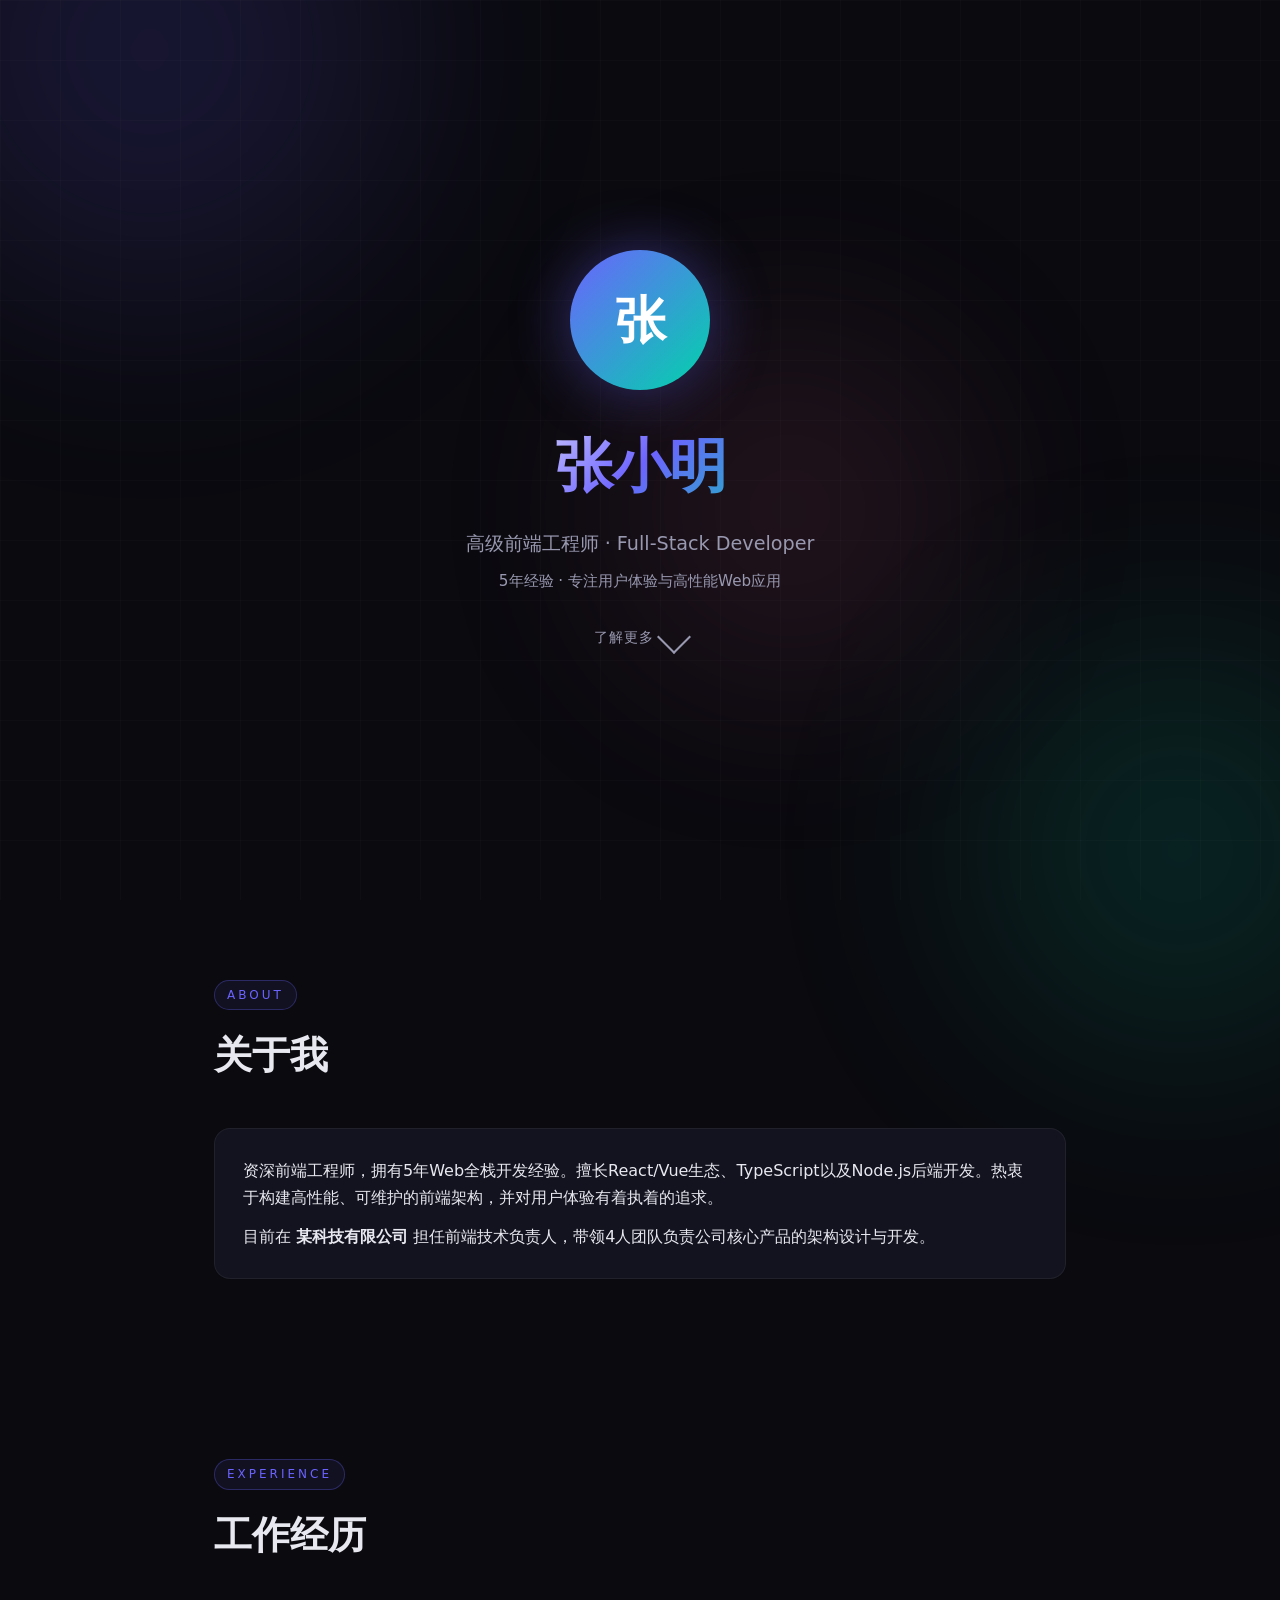
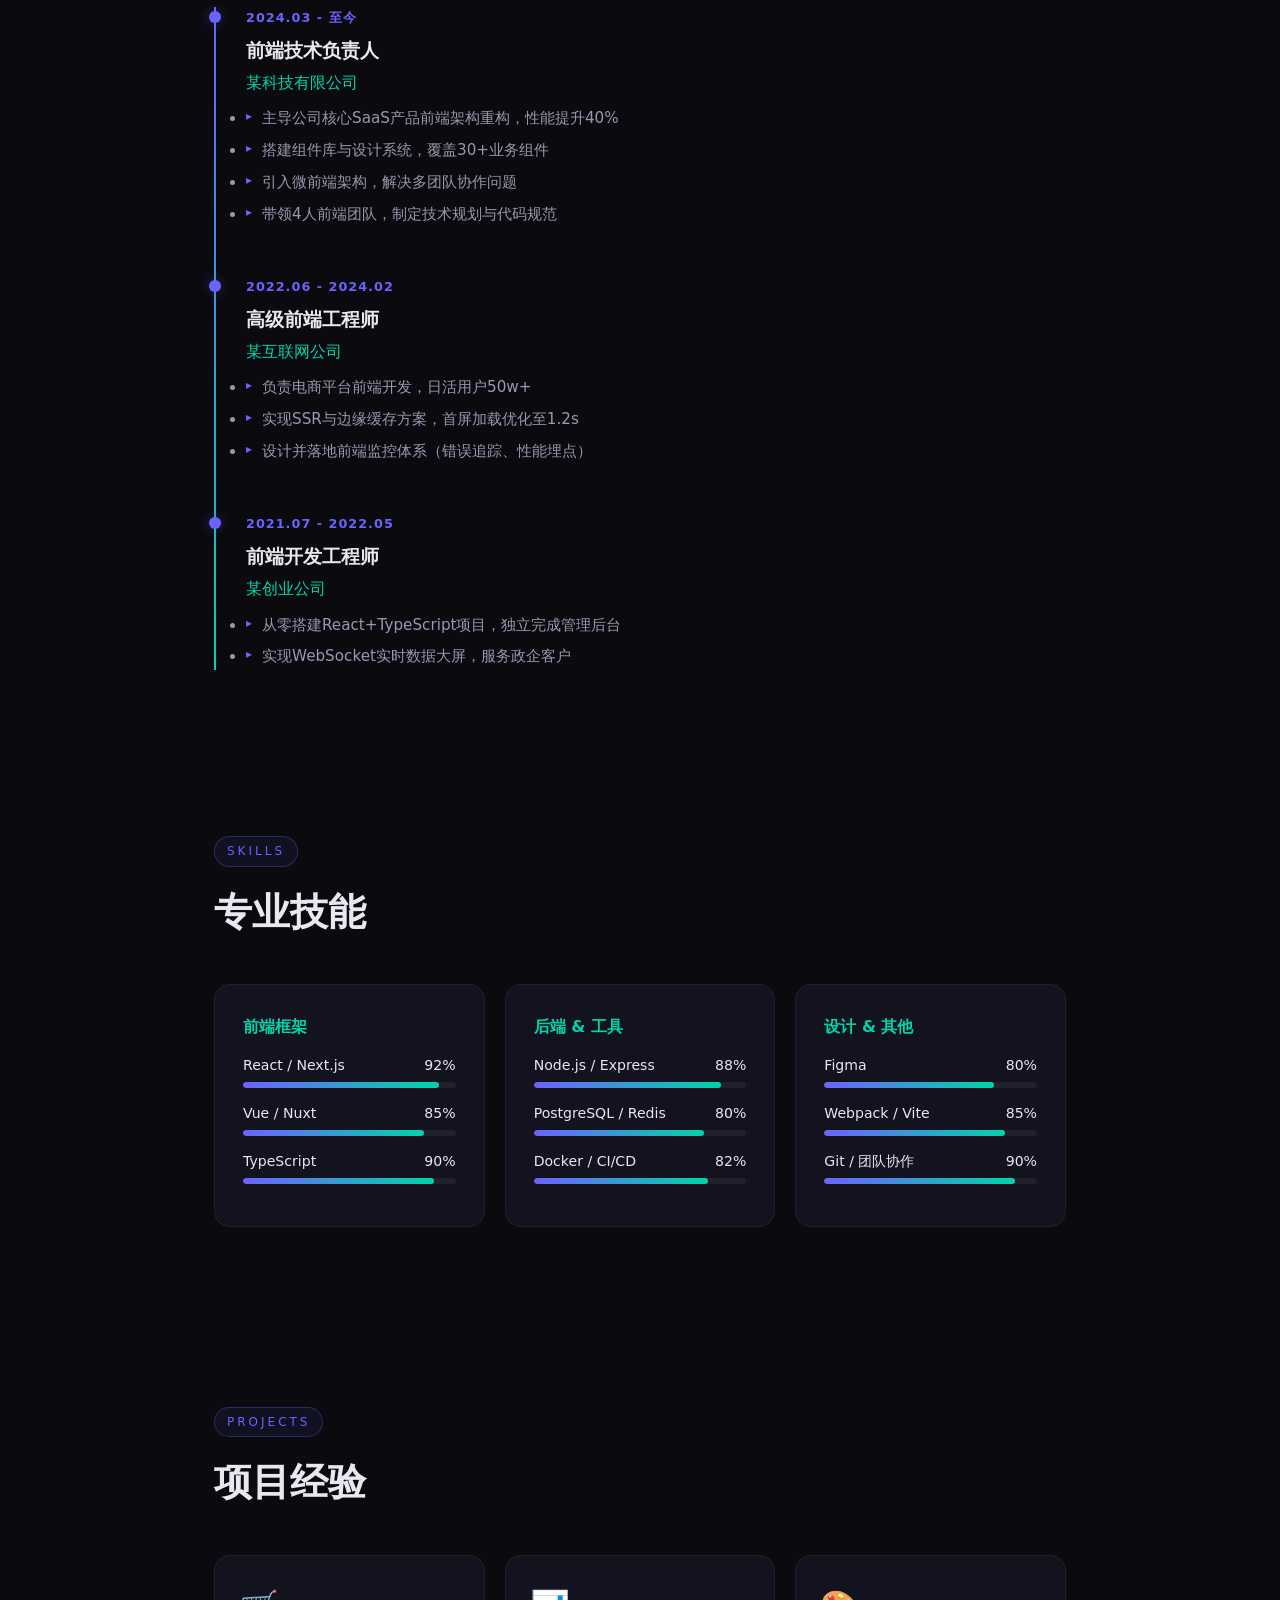
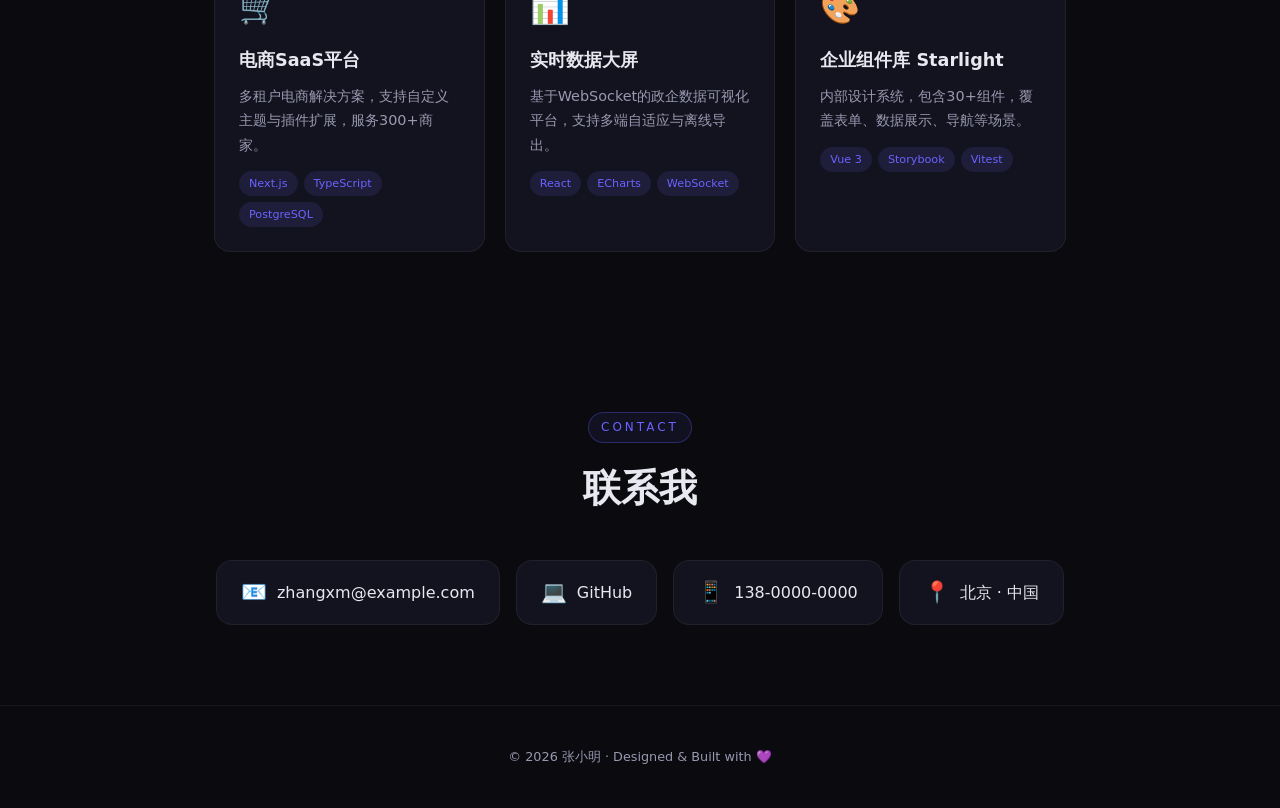
<file: resume.html>
<!DOCTYPE html>
<html lang="zh-CN">
<head>
  <meta charset="UTF-8">
  <meta name="viewport" content="width=device-width, initial-scale=1.0">
  <title>张小明 - 高级前端工程师</title>
  <style>
    /* ===== Reset & Base ===== */
    *, *::before, *::after { margin: 0; padding: 0; box-sizing: border-box; }

    :root {
      --bg: #0a0a0f;
      --surface: #13131f;
      --primary: #6c63ff;
      --primary-glow: rgba(108, 99, 255, 0.4);
      --accent: #00d4aa;
      --text: #e8e8f0;
      --text-muted: #9898b0;
      --border: rgba(255,255,255,0.06);
      --radius: 16px;
      --transition: 0.3s cubic-bezier(0.4, 0, 0.2, 1);
    }

    html { scroll-behavior: smooth; }
    body {
      font-family: 'Segoe UI', system-ui, -apple-system, sans-serif;
      background: var(--bg);
      color: var(--text);
      line-height: 1.7;
      overflow-x: hidden;
    }

    /* ===== Animated Background ===== */
    .bg-grid {
      position: fixed; inset: 0; z-index: 0; pointer-events: none;
      background-image:
        linear-gradient(rgba(255,255,255,0.02) 1px, transparent 1px),
        linear-gradient(90deg, rgba(255,255,255,0.02) 1px, transparent 1px);
      background-size: 60px 60px;
    }
    .bg-orb {
      position: fixed; border-radius: 50%; filter: blur(120px); opacity: 0.15; z-index: 0; pointer-events: none;
      animation: float 20s infinite ease-in-out;
    }
    .bg-orb--1 { width: 500px; height: 500px; background: var(--primary); top: -200px; left: -100px; animation-delay: 0s; }
    .bg-orb--2 { width: 400px; height: 400px; background: var(--accent); bottom: -150px; right: -100px; animation-delay: -10s; }
    .bg-orb--3 { width: 300px; height: 300px; background: #ff6b9d; top: 40%; left: 50%; animation-delay: -5s; }

    @keyframes float {
      0%, 100% { transform: translate(0, 0) scale(1); }
      25% { transform: translate(60px, -40px) scale(1.1); }
      50% { transform: translate(-20px, -80px) scale(0.95); }
      75% { transform: translate(-50px, 20px) scale(1.05); }
    }

    /* ===== Layout ===== */
    .container { position: relative; z-index: 1; max-width: 900px; margin: 0 auto; padding: 0 24px; }

    /* ===== Hero ===== */
    .hero {
      min-height: 100vh; display: flex; align-items: center; justify-content: center;
      text-align: center; position: relative; z-index: 1;
    }
    .hero__avatar {
      width: 140px; height: 140px; border-radius: 50%; margin: 0 auto 28px;
      background: linear-gradient(135deg, var(--primary), var(--accent));
      display: flex; align-items: center; justify-content: center;
      font-size: 3.2rem; font-weight: 700; color: #fff;
      box-shadow: 0 0 60px var(--primary-glow);
      animation: pulse-glow 3s infinite ease-in-out;
    }
    @keyframes pulse-glow {
      0%, 100% { box-shadow: 0 0 60px var(--primary-glow); }
      50% { box-shadow: 0 0 100px rgba(108, 99, 255, 0.7); }
    }
    .hero__name {
      font-size: clamp(2.4rem, 5vw, 3.6rem); font-weight: 800; letter-spacing: -1px;
      background: linear-gradient(135deg, #fff 0%, var(--primary) 50%, var(--accent) 100%);
      -webkit-background-clip: text; -webkit-text-fill-color: transparent;
      background-clip: text;
    }
    .hero__title {
      font-size: 1.2rem; color: var(--text-muted); margin: 12px 0 8px; font-weight: 400;
    }
    .hero__tagline { color: var(--text-muted); font-size: 0.95rem; margin-bottom: 28px; }
    .hero__scroll {
      display: inline-flex; align-items: center; gap: 8px; color: var(--text-muted);
      text-decoration: none; font-size: 0.85rem; letter-spacing: 1px; text-transform: uppercase;
      transition: var(--transition);
    }
    .hero__scroll:hover { color: var(--primary); }
    .hero__scroll-arrow {
      width: 24px; height: 24px; border-right: 2px solid currentColor;
      border-bottom: 2px solid currentColor; transform: rotate(45deg);
      animation: bounce 2s infinite;
    }
    @keyframes bounce {
      0%, 100% { transform: rotate(45deg) translate(0, 0); }
      50% { transform: rotate(45deg) translate(4px, 4px); }
    }

    /* ===== Section ===== */
    .section { padding: 80px 0; position: relative; z-index: 1; }
    .section__label {
      display: inline-block; font-size: 0.75rem; text-transform: uppercase;
      letter-spacing: 3px; color: var(--primary); margin-bottom: 12px;
      padding: 4px 12px; border: 1px solid rgba(108, 99, 255, 0.3);
      border-radius: 99px; background: rgba(108, 99, 255, 0.08);
    }
    .section__title {
      font-size: clamp(1.8rem, 3vw, 2.4rem); font-weight: 700; margin-bottom: 40px;
    }

    /* ===== Cards ===== */
    .card {
      background: var(--surface); border: 1px solid var(--border); border-radius: var(--radius);
      padding: 28px; margin-bottom: 20px;
      backdrop-filter: blur(10px);
      transition: transform var(--transition), border-color var(--transition), box-shadow var(--transition);
    }
    .card:hover {
      transform: translateY(-3px);
      border-color: rgba(108, 99, 255, 0.25);
      box-shadow: 0 12px 40px rgba(0,0,0,0.3);
    }

    /* ===== Experience Timeline ===== */
    .timeline { position: relative; }
    .timeline::before {
      content: ''; position: absolute; left: 0; top: 0; bottom: 0; width: 2px;
      background: linear-gradient(to bottom, var(--primary), var(--accent));
    }
    .timeline__item { padding-left: 32px; position: relative; margin-bottom: 48px; }
    .timeline__item:last-child { margin-bottom: 0; }
    .timeline__dot {
      position: absolute; left: -5px; top: 4px; width: 12px; height: 12px;
      border-radius: 50%; background: var(--primary);
      box-shadow: 0 0 12px var(--primary-glow);
    }
    .timeline__date {
      font-size: 0.8rem; color: var(--primary); font-weight: 600; letter-spacing: 1px;
      text-transform: uppercase; margin-bottom: 6px;
    }
    .timeline__role { font-size: 1.2rem; font-weight: 700; margin-bottom: 2px; }
    .timeline__company { color: var(--accent); font-weight: 500; margin-bottom: 10px; }
    .timeline__desc { color: var(--text-muted); font-size: 0.95rem; }

    .timeline__desc li { margin-bottom: 6px; position: relative; padding-left: 16px; }
    .timeline__desc li::before {
      content: '▸'; position: absolute; left: 0; color: var(--primary); font-size: 0.75rem;
    }

    /* ===== Skills ===== */
    .skills-grid {
      display: grid; grid-template-columns: repeat(auto-fit, minmax(240px, 1fr)); gap: 20px;
    }
    .skill-category h3 {
      font-size: 1rem; color: var(--accent); margin-bottom: 14px; font-weight: 600;
    }
    .skill-bar {
      margin-bottom: 14px;
    }
    .skill-bar__label {
      display: flex; justify-content: space-between;
      font-size: 0.88rem; margin-bottom: 4px;
    }
    .skill-bar__track {
      height: 6px; background: rgba(255,255,255,0.06); border-radius: 99px; overflow: hidden;
    }
    .skill-bar__fill {
      height: 100%; border-radius: 99px;
      background: linear-gradient(90deg, var(--primary), var(--accent));
      animation: fill-bar 1.2s ease-out forwards; transform-origin: left;
    }
    .skill-bar__fill--90 { width: 90%; }
    .skill-bar__fill--85 { width: 85%; }
    .skill-bar__fill--80 { width: 80%; }
    .skill-bar__fill--75 { width: 75%; }
    .skill-bar__fill--70 { width: 70%; }
    .skill-bar__fill--88 { width: 88%; }
    .skill-bar__fill--92 { width: 92%; }
    .skill-bar__fill--82 { width: 82%; }

    @keyframes fill-bar {
      from { transform: scaleX(0); }
      to { transform: scaleX(1); }
    }

    /* ===== Projects ===== */
    .projects-grid {
      display: grid; grid-template-columns: repeat(auto-fit, minmax(260px, 1fr)); gap: 20px;
    }
    .project-card {
      background: var(--surface); border: 1px solid var(--border);
      border-radius: var(--radius); padding: 24px;
      transition: var(--transition);
    }
    .project-card:hover {
      transform: translateY(-3px);
      border-color: rgba(108, 99, 255, 0.25);
      box-shadow: 0 12px 40px rgba(0,0,0,0.3);
    }
    .project-card__icon { font-size: 2rem; margin-bottom: 12px; }
    .project-card h3 { font-size: 1.1rem; margin-bottom: 8px; }
    .project-card p { color: var(--text-muted); font-size: 0.9rem; margin-bottom: 14px; }
    .project-card__tags { display: flex; flex-wrap: wrap; gap: 6px; }
    .tag {
      font-size: 0.7rem; padding: 3px 10px; border-radius: 99px;
      background: rgba(108, 99, 255, 0.12); color: var(--primary);
      font-weight: 500;
    }

    /* ===== Contact ===== */
    .contact-links { display: flex; flex-wrap: wrap; gap: 16px; justify-content: center; }
    .contact-link {
      display: flex; align-items: center; gap: 10px;
      padding: 14px 24px; background: var(--surface);
      border: 1px solid var(--border); border-radius: var(--radius);
      color: var(--text); text-decoration: none;
      transition: var(--transition);
    }
    .contact-link:hover {
      border-color: var(--primary);
      box-shadow: 0 0 24px rgba(108, 99, 255, 0.15);
    }
    .contact-link__icon { font-size: 1.3rem; }

    /* ===== Footer ===== */
    .footer {
      text-align: center; padding: 40px 24px;
      color: var(--text-muted); font-size: 0.8rem;
      border-top: 1px solid var(--border);
    }

    /* ===== Fade-in on scroll ===== */
    .reveal {
      opacity: 0; transform: translateY(30px);
      transition: opacity 0.8s ease, transform 0.8s ease;
    }
    .reveal.visible { opacity: 1; transform: translateY(0); }

    /* ===== Responsive ===== */
    @media (max-width: 600px) {
      .section { padding: 60px 0; }
      .hero { min-height: 90vh; }
      .contact-links { flex-direction: column; align-items: stretch; }
      .contact-link { justify-content: center; }
    }
  </style>
</head>
<body>

  <!-- Background effects -->
  <div class="bg-grid"></div>
  <div class="bg-orb bg-orb--1"></div>
  <div class="bg-orb bg-orb--2"></div>
  <div class="bg-orb bg-orb--3"></div>

  <!-- Hero -->
  <section class="hero">
    <div class="container">
      <div class="hero__avatar">张</div>
      <h1 class="hero__name">张小明</h1>
      <p class="hero__title">高级前端工程师 · Full-Stack Developer</p>
      <p class="hero__tagline">5年经验 · 专注用户体验与高性能Web应用</p>
      <a href="#about" class="hero__scroll">
        了解更多 <span class="hero__scroll-arrow"></span>
      </a>
    </div>
  </section>

  <!-- About -->
  <section id="about" class="section">
    <div class="container">
      <span class="section__label">About</span>
      <h2 class="section__title">关于我</h2>
      <div class="card reveal">
        <p>资深前端工程师，拥有5年Web全栈开发经验。擅长React/Vue生态、TypeScript以及Node.js后端开发。热衷于构建高性能、可维护的前端架构，并对用户体验有着执着的追求。</p>
        <p style="margin-top:12px;">目前在 <strong>某科技有限公司</strong> 担任前端技术负责人，带领4人团队负责公司核心产品的架构设计与开发。</p>
      </div>
    </div>
  </section>

  <!-- Experience -->
  <section id="experience" class="section">
    <div class="container">
      <span class="section__label">Experience</span>
      <h2 class="section__title">工作经历</h2>
      <div class="timeline">
        <div class="timeline__item reveal">
          <div class="timeline__dot"></div>
          <div class="timeline__date">2024.03 - 至今</div>
          <div class="timeline__role">前端技术负责人</div>
          <div class="timeline__company">某科技有限公司</div>
          <ul class="timeline__desc">
            <li>主导公司核心SaaS产品前端架构重构，性能提升40%</li>
            <li>搭建组件库与设计系统，覆盖30+业务组件</li>
            <li>引入微前端架构，解决多团队协作问题</li>
            <li>带领4人前端团队，制定技术规划与代码规范</li>
          </ul>
        </div>
        <div class="timeline__item reveal">
          <div class="timeline__dot"></div>
          <div class="timeline__date">2022.06 - 2024.02</div>
          <div class="timeline__role">高级前端工程师</div>
          <div class="timeline__company">某互联网公司</div>
          <ul class="timeline__desc">
            <li>负责电商平台前端开发，日活用户50w+</li>
            <li>实现SSR与边缘缓存方案，首屏加载优化至1.2s</li>
            <li>设计并落地前端监控体系（错误追踪、性能埋点）</li>
          </ul>
        </div>
        <div class="timeline__item reveal">
          <div class="timeline__dot"></div>
          <div class="timeline__date">2021.07 - 2022.05</div>
          <div class="timeline__role">前端开发工程师</div>
          <div class="timeline__company">某创业公司</div>
          <ul class="timeline__desc">
            <li>从零搭建React+TypeScript项目，独立完成管理后台</li>
            <li>实现WebSocket实时数据大屏，服务政企客户</li>
          </ul>
        </div>
      </div>
    </div>
  </section>

  <!-- Skills -->
  <section id="skills" class="section">
    <div class="container">
      <span class="section__label">Skills</span>
      <h2 class="section__title">专业技能</h2>
      <div class="skills-grid">
        <div class="card reveal">
          <div class="skill-category">
            <h3>前端框架</h3>
            <div class="skill-bar">
              <div class="skill-bar__label"><span>React / Next.js</span><span>92%</span></div>
              <div class="skill-bar__track"><div class="skill-bar__fill skill-bar__fill--92"></div></div>
            </div>
            <div class="skill-bar">
              <div class="skill-bar__label"><span>Vue / Nuxt</span><span>85%</span></div>
              <div class="skill-bar__track"><div class="skill-bar__fill skill-bar__fill--85"></div></div>
            </div>
            <div class="skill-bar">
              <div class="skill-bar__label"><span>TypeScript</span><span>90%</span></div>
              <div class="skill-bar__track"><div class="skill-bar__fill skill-bar__fill--90"></div></div>
            </div>
          </div>
        </div>
        <div class="card reveal">
          <div class="skill-category">
            <h3>后端 & 工具</h3>
            <div class="skill-bar">
              <div class="skill-bar__label"><span>Node.js / Express</span><span>88%</span></div>
              <div class="skill-bar__track"><div class="skill-bar__fill skill-bar__fill--88"></div></div>
            </div>
            <div class="skill-bar">
              <div class="skill-bar__label"><span>PostgreSQL / Redis</span><span>80%</span></div>
              <div class="skill-bar__track"><div class="skill-bar__fill skill-bar__fill--80"></div></div>
            </div>
            <div class="skill-bar">
              <div class="skill-bar__label"><span>Docker / CI/CD</span><span>82%</span></div>
              <div class="skill-bar__track"><div class="skill-bar__fill skill-bar__fill--82"></div></div>
            </div>
          </div>
        </div>
        <div class="card reveal">
          <div class="skill-category">
            <h3>设计 & 其他</h3>
            <div class="skill-bar">
              <div class="skill-bar__label"><span>Figma</span><span>80%</span></div>
              <div class="skill-bar__track"><div class="skill-bar__fill skill-bar__fill--80"></div></div>
            </div>
            <div class="skill-bar">
              <div class="skill-bar__label"><span>Webpack / Vite</span><span>85%</span></div>
              <div class="skill-bar__track"><div class="skill-bar__fill skill-bar__fill--85"></div></div>
            </div>
            <div class="skill-bar">
              <div class="skill-bar__label"><span>Git / 团队协作</span><span>90%</span></div>
              <div class="skill-bar__track"><div class="skill-bar__fill skill-bar__fill--90"></div></div>
            </div>
          </div>
        </div>
      </div>
    </div>
  </section>

  <!-- Projects -->
  <section id="projects" class="section">
    <div class="container">
      <span class="section__label">Projects</span>
      <h2 class="section__title">项目经验</h2>
      <div class="projects-grid">
        <div class="project-card reveal">
          <div class="project-card__icon">🛒</div>
          <h3>电商SaaS平台</h3>
          <p>多租户电商解决方案，支持自定义主题与插件扩展，服务300+商家。</p>
          <div class="project-card__tags">
            <span class="tag">Next.js</span>
            <span class="tag">TypeScript</span>
            <span class="tag">PostgreSQL</span>
          </div>
        </div>
        <div class="project-card reveal">
          <div class="project-card__icon">📊</div>
          <h3>实时数据大屏</h3>
          <p>基于WebSocket的政企数据可视化平台，支持多端自适应与离线导出。</p>
          <div class="project-card__tags">
            <span class="tag">React</span>
            <span class="tag">ECharts</span>
            <span class="tag">WebSocket</span>
          </div>
        </div>
        <div class="project-card reveal">
          <div class="project-card__icon">🎨</div>
          <h3>企业组件库 Starlight</h3>
          <p>内部设计系统，包含30+组件，覆盖表单、数据展示、导航等场景。</p>
          <div class="project-card__tags">
            <span class="tag">Vue 3</span>
            <span class="tag">Storybook</span>
            <span class="tag">Vitest</span>
          </div>
        </div>
      </div>
    </div>
  </section>

  <!-- Contact -->
  <section id="contact" class="section">
    <div class="container" style="text-align:center;">
      <span class="section__label">Contact</span>
      <h2 class="section__title">联系我</h2>
      <div class="contact-links reveal">
        <a href="mailto:zhangxm@example.com" class="contact-link">
          <span class="contact-link__icon">📧</span> zhangxm@example.com
        </a>
        <a href="https://github.com" class="contact-link" target="_blank">
          <span class="contact-link__icon">💻</span> GitHub
        </a>
        <a href="#" class="contact-link">
          <span class="contact-link__icon">📱</span> 138-0000-0000
        </a>
        <a href="#" class="contact-link">
          <span class="contact-link__icon">📍</span> 北京 · 中国
        </a>
      </div>
    </div>
  </section>

  <footer class="footer">
    <p>© 2026 张小明 · Designed & Built with 💜</p>
  </footer>

  <script>
    // Scroll reveal
    const observer = new IntersectionObserver((entries) => {
      entries.forEach(entry => {
        if (entry.isIntersecting) {
          entry.target.classList.add('visible');
        }
      });
    }, { threshold: 0.15 });

    document.querySelectorAll('.reveal').forEach(el => observer.observe(el));

    // Skill bars animate when visible
    const skillObserver = new IntersectionObserver((entries) => {
      entries.forEach(entry => {
        if (entry.isIntersecting) {
          entry.target.querySelectorAll('.skill-bar__fill').forEach(bar => {
            bar.style.animation = 'none';
            bar.offsetHeight; // reflow
            bar.style.animation = 'fill-bar 1.2s ease-out forwards';
          });
        }
      });
    }, { threshold: 0.2 });

    document.querySelectorAll('.card').forEach(card => {
      if (card.querySelector('.skill-category')) skillObserver.observe(card);
    });
  </script>
</body>
</html>
</file>
